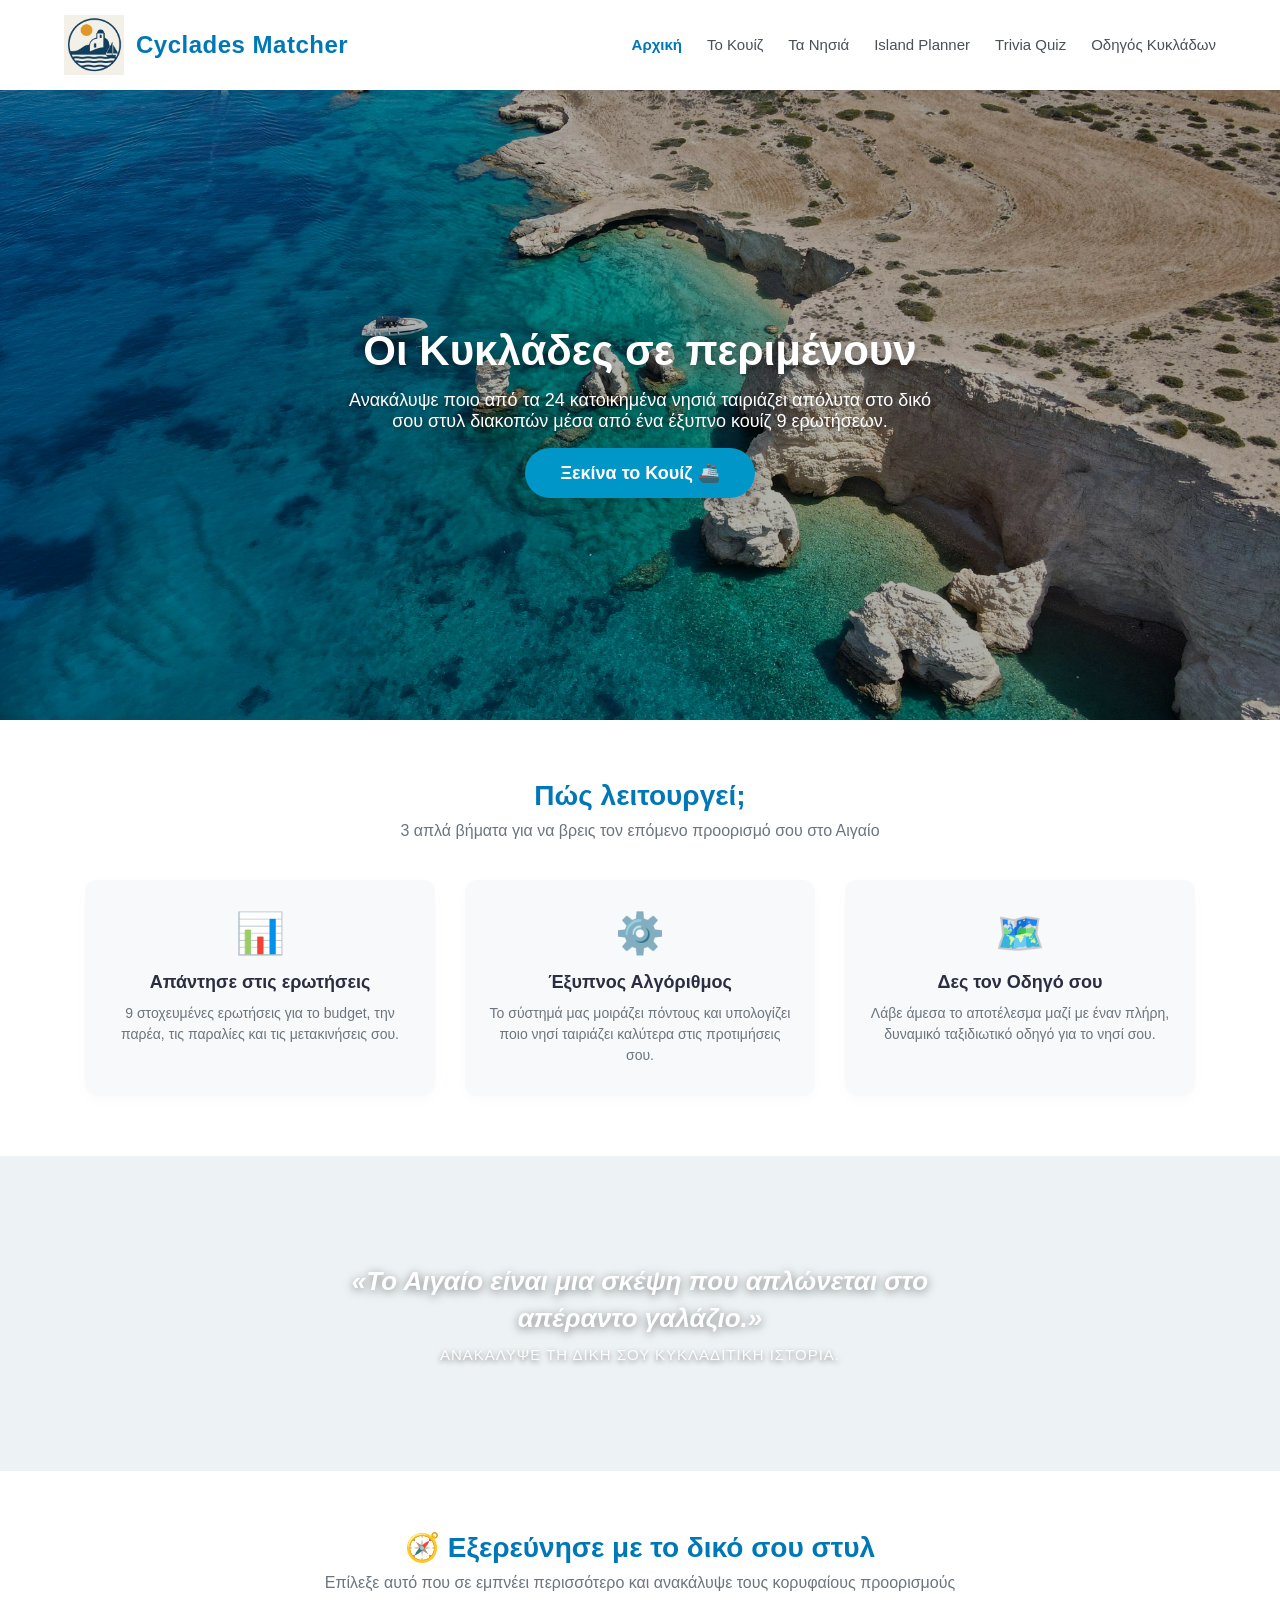
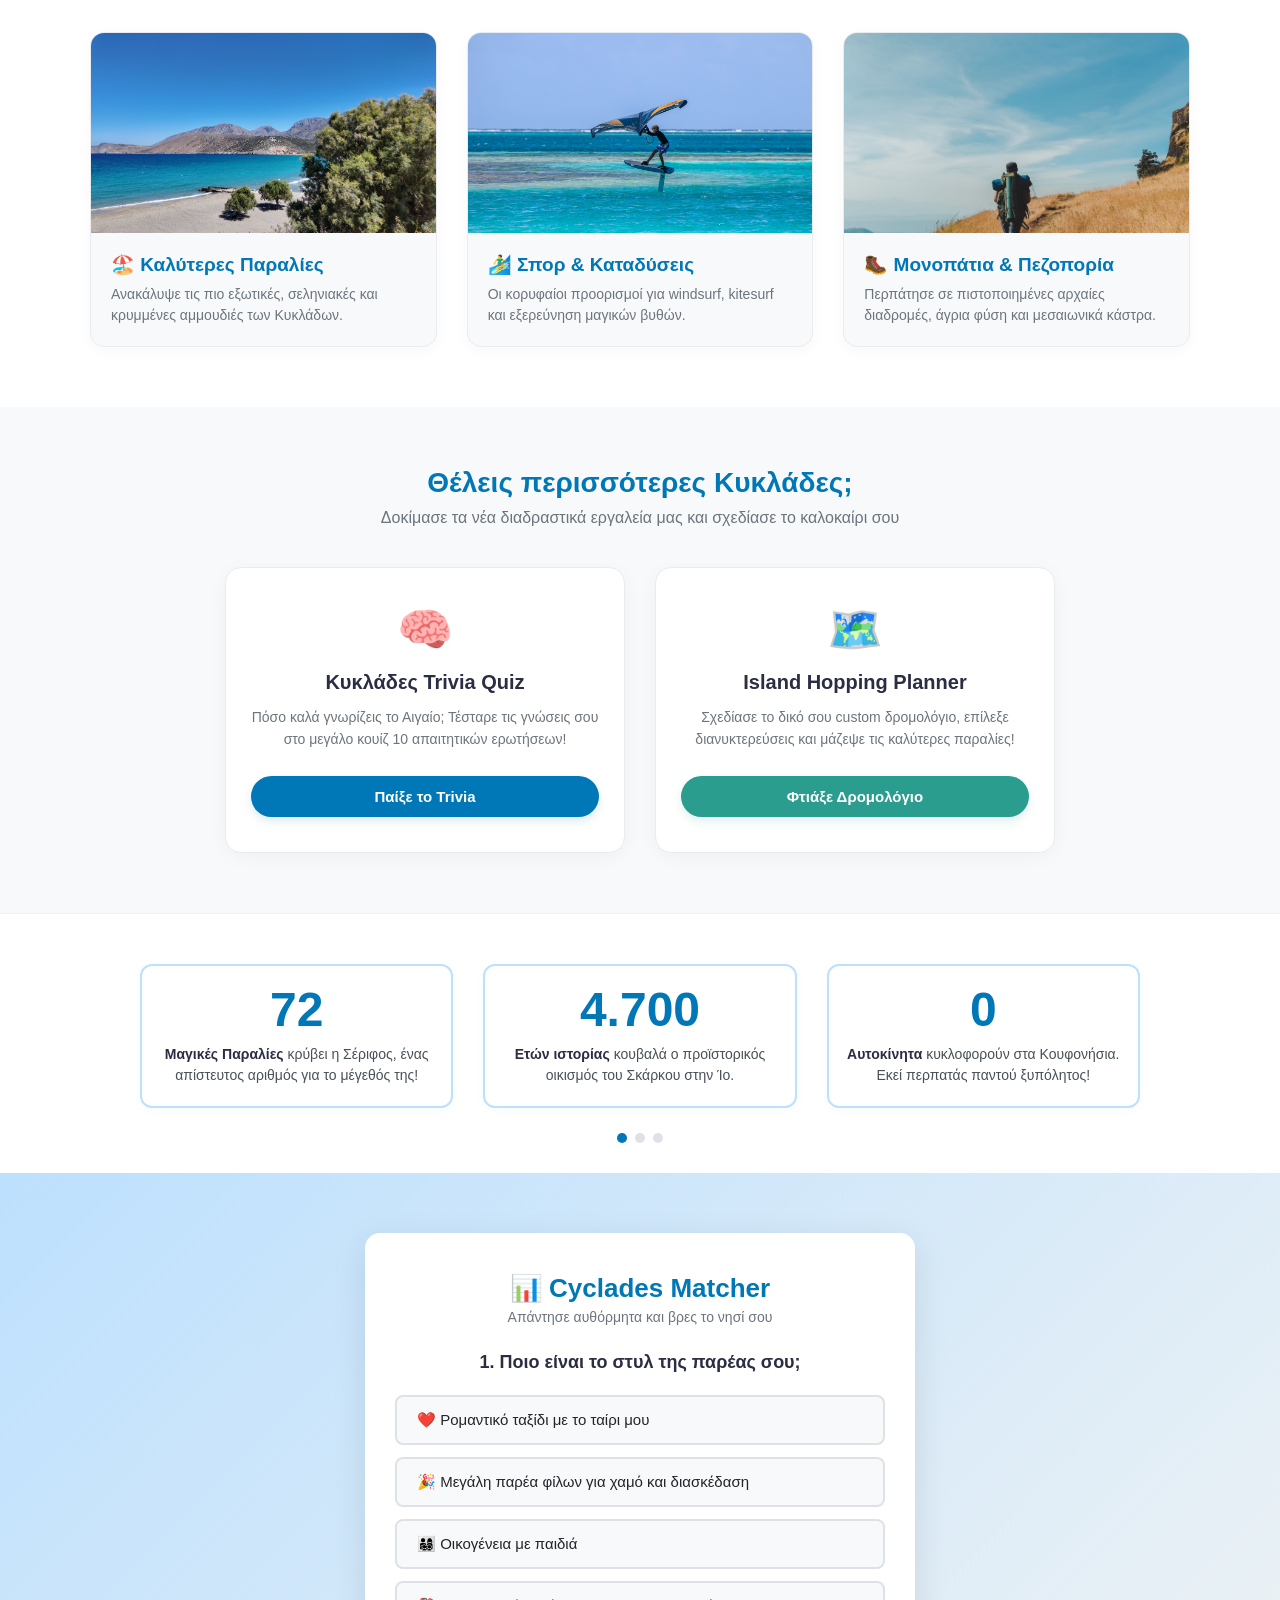
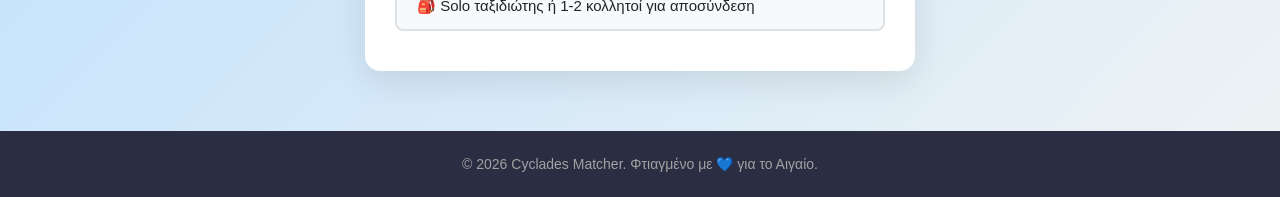
<file: index.html>
<!DOCTYPE html>
<html lang="el">
<head>
    <head>
    <meta charset="UTF-8">
    <meta name="viewport" content="width=device-width, initial-scale=1.0">
    <title>Cyclades Matcher - Βρες το Ιδανικό Νησί για τις Διακοπές σου</title>
    <link rel="icon" type="image/png" href="images/logo.png">

    <!-- Βασικά SEO Meta Tags για τη Google -->
    <meta name="description" content="Κάνε το έξυπνο κουίζ 9 ερωτήσεων και ανακάλυψε ποιο νησί των Κυκλάδων ταιριάζει απόλυτα στο στυλ των διακοπών σου!">
    <meta name="keywords" content="Κυκλάδες, κουίζ νησιών, διακοπές, Μήλος, Πάρος, Σαντορίνη, ταξιδιωτικός οδηγός">
    
    <!-- Open Graph Meta Tags για Viber, Facebook, Messenger -->
    <meta property="og:title" content="Cyclades Matcher - Βρες το Ιδανικό Νησί για τις Διακοπές σου">
    <meta property="og:description" content="Απάντησε αυθόρμητα σε 9 ερωτήσεις και βρες τον επόμενο προορισμό σου στο Αιγαίο. Δες πλήρεις οδηγούς για 23 νησιά!">
    <meta property="og:image" content="images/hero-bg.jpg">
    <meta property="og:type" content="website">

    <link rel="stylesheet" href="style.css">
    <script src="layout.js"></script>

</head>

</head>
<body>

    <!-- 1. Κεντρικό Μενού (Navbar) 
    <nav class="navbar">
        <a href="index.html" class="logo">🏝️ Cyclades Matcher</a>
        <ul class="navbar-menu">
            <li><a href="index.html" class="active">Αρχική</a></li>
            <li><a href="#quiz-anchor">Το Κουίζ</a></li>
            <li><a href="islands.html">Τα Νησιά</a></li>
        </ul>
    </nav>
    -->

    <!-- 2. Hero Section (Μεγάλη Εικόνα Παραλίας και Τίτλος) -->
    <header class="hero">
        <div class="hero-content">
            <h2>Οι Κυκλάδες σε περιμένουν</h2>
            <p>Ανακάλυψε ποιο από τα 24 κατοικημένα νησιά ταιριάζει απόλυτα στο δικό σου στυλ διακοπών μέσα από ένα έξυπνο κουίζ 9 ερωτήσεων.</p>
            <a href="#quiz-anchor" class="hero-btn">Ξεκίνα το Κουίζ 🚢</a>
        </div>
    </header>

    <!-- 3. Section: Πώς Λειτουργεί (Features) -->
    <section class="how-it-works">
        <div class="section-title">
            <h3>Πώς λειτουργεί;</h3>
            <p>3 απλά βήματα για να βρεις τον επόμενο προορισμό σου στο Αιγαίο</p>
        </div>
        <div class="features-grid">
            <div class="feature-card">
                <div class="icon">📊</div>
                <h4>Απάντησε στις ερωτήσεις</h4>
                <p>9 στοχευμένες ερωτήσεις για το budget, την παρέα, τις παραλίες και τις μετακινήσεις σου.</p>
            </div>
            <div class="feature-card">
                <div class="icon">⚙️</div>
                <h4>Έξυπνος Αλγόριθμος</h4>
                <p>Το σύστημά μας μοιράζει πόντους και υπολογίζει ποιο νησί ταιριάζει καλύτερα στις προτιμήσεις σου.</p>
            </div>
            <div class="feature-card">
                <div class="icon">🗺️</div>
                <h4>Δες τον Οδηγό σου</h4>
                <p>Λάβε άμεσα το αποτέλεσμα μαζί με έναν πλήρη, δυναμικό ταξιδιωτικό οδηγό για το νησί σου.</p>
            </div>
        </div>
    </section>

    <!-- 4. 🌊 ΝΕΟ BANNER: ΔΙΑΛΕΙΜΜΑ ΜΟΝΟΤΟΝΙΑΣ (TRAVEL QUOTE) -->
    <div class="travel-break-banner">
        <div class="banner-overlay-text">
            <p class="quote-text">«Το Αιγαίο είναι μια σκέψη που απλώνεται στο απέραντο γαλάζιο.»</p>
            <span class="quote-sub">Ανακάλυψε τη δική σου κυκλαδίτικη ιστορία.</span>
        </div>
    </div>
    
        <!-- 📸 🗺️ ΝΕΟ SECTION: ΚΑΤΗΓΟΡΙΕΣ ΕΝΔΙΑΦΕΡΟΝΤΩΝ ΜΕ ΦΩΤΟΓΡΑΦΙΕΣ -->
    <section class="categories-section">
        <div class="section-title">
            <h3>🧭 Εξερεύνησε με το δικό σου στυλ</h3>
            <p>Επίλεξε αυτό που σε εμπνέει περισσότερο και ανακάλυψε τους κορυφαίους προορισμούς</p>
        </div>
        
        <div class="categories-grid">
            <!-- Κάρτα 1: Καλύτερες Παραλίες -->
            <a href="beaches.html" class="category-card">
                <div class="category-img-wrapper">
                    <img src="images/cat-beaches.jpg" alt="Καλύτερες Παραλίες Κυκλάδων" class="category-img">
                </div>
                <div class="category-info">
                    <h4>🏖️ Καλύτερες Παραλίες</h4>
                    <p>Ανακάλυψε τις πιο εξωτικές, σεληνιακές και κρυμμένες αμμουδιές των Κυκλάδων.</p>
                </div>
            </a>

            <!-- Κάρτα 2: Θαλάσσια Σπορ & Καταδύσεις -->
            <a href="sports.html" class="category-card">
                <div class="category-img-wrapper">
                    <img src="images/cat-sports.jpg" alt="Θαλάσσια Σπορ Κυκλάδες" class="category-img">
                </div>
                <div class="category-info">
                    <h4>🏄‍♂️ Σπορ & Καταδύσεις</h4>
                    <p>Οι κορυφαίοι προορισμοί για windsurf, kitesurf και εξερεύνηση μαγικών βυθών.</p>
                </div>
            </a>

            <!-- Κάρτα 3: Πεζοπορίες -->
            <a href="hiking.html" class="category-card">
                <div class="category-img-wrapper">
                    <img src="images/cat-hiking.jpg" alt="Πεζοπορία στις Κυκλάδες" class="category-img">
                </div>
                <div class="category-info">
                    <h4>🥾 Μονοπάτια & Πεζοπορία</h4>
                    <p>Περπάτησε σε πιστοποιημένες αρχαίες διαδρομές, άγρια φύση και μεσαιωνικά κάστρα.</p>
                </div>
            </a>
        </div>
    </section>


    <!-- 🧠 🗺️ ΝΕΟ SECTION: ΕΞΕΡΕΥΝΗΣΗ ΔΙΑΔΡΑΣΤΙΚΩΝ ΕΡΓΑΛΕΙΩΝ -->
    <section class="explore-tools-section">
        <div class="section-title">
            <h3>Θέλεις περισσότερες Κυκλάδες;</h3>
            <p>Δοκίμασε τα νέα διαδραστικά εργαλεία μας και σχεδίασε το καλοκαίρι σου</p>
        </div>
        <div class="tools-grid">
            <!-- Κάρτα 1: Trivia Quiz -->
            <div class="tool-card">
                <div class="tool-icon">🧠</div>
                <h4>Κυκλάδες Trivia Quiz</h4>
                <p>Πόσο καλά γνωρίζεις το Αιγαίο; Τέσταρε τις γνώσεις σου στο μεγάλο κουίζ 10 απαιτητικών ερωτήσεων!</p>
                <a href="trivia.html" class="tool-btn">Παίξε το Trivia</a>
            </div>
            <!-- Κάρτα 2: Island Planner -->
            <div class="tool-card">
                <div class="tool-icon">🗺️</div>
                <h4>Island Hopping Planner</h4>
                <p>Σχεδίασε το δικό σου custom δρομολόγιο, επίλεξε διανυκτερεύσεις και μάζεψε τις καλύτερες παραλίες!</p>
                <a href="planner.html" class="tool-btn planner-color">Φτιάξε Δρομολόγιο</a>
            </div>
        </div>
    </section>

            <!-- 📊 🏝️ ΑΥΤΟΜΑΤΟ SLIDER: 9 FAST FACTS (3 ΑΝΑ ΣΕΛΙΔΑ) -->
    <section class="fast-facts-section">
        <div class="facts-carousel-container">
            
            <!-- ΣΕΛΙΔΑ 1 (Εμφανίζεται πρώτη) -->
            <div class="facts-page active" id="fact-page-1">
                <div class="fact-item">
                    <span class="fact-number">72</span>
                    <p class="fact-desc"><strong>Μαγικές Παραλίες</strong> κρύβει η Σέριφος, ένας απίστευτος αριθμός για το μέγεθός της!</p>
                </div>
                <div class="fact-item">
                    <span class="fact-number">4.700</span>
                    <p class="fact-desc"><strong>Ετών ιστορίας</strong> κουβαλά ο προϊστορικός οικισμός του Σκάρκου στην Ίο.</p>
                </div>
                <div class="fact-item">
                    <span class="fact-number">0</span>
                    <p class="fact-desc"><strong>Αυτοκίνητα</strong> κυκλοφορούν στα Κουφονήσια. Εκεί περπατάς παντού ξυπόλητος!</p>
                </div>
            </div>

            <!-- ΣΕΛΙΔΑ 2 -->
            <div class="facts-page hide" id="fact-page-2">
                <div class="fact-item">
                    <span class="fact-number">300</span>
                    <p class="fact-desc"><strong>Χιλιόμετρα</strong> φτάνουν τα καταπράσινα, πιστοποιημένα μονοπάτια της Άνδρου.</p>
                </div>
                <div class="fact-item">
                    <span class="fact-number">11ος</span>
                    <p class="fact-desc"><strong>Αιώνας</strong> είναι η ηλικία της Μονής Χοζοβιώτισσας που κρέμεται στα βράχια της Αμοργού.</p>
                </div>
                <div class="fact-item">
                    <span class="fact-number">1</span>
                    <p class="fact-desc"><strong>Μοναδικός φάρος</strong> στον κόσμο χτισμένος πάνω σε βράχο στη θάλασσα: ο Τουρλίτης στην Άνδρο.</p>
                </div>
            </div>

            <!-- ΣΕΛΙΔΑ 3 -->
            <div class="facts-page hide" id="fact-page-3">
                <div class="fact-item">
                    <span class="fact-number">40</span>
                    <p class="fact-desc"><strong>Μέτρα ορατότητας</strong> έχει ο βυθός της Αμοργού, ιδανικός για Scuba Diving.</p>
                </div>
                <div class="fact-item">
                    <span class="fact-number">1</span>
                    <p class="fact-desc"><strong>Τεράστιο πέτρινο μανιτάρι</strong> φτιαγμένο από τον άνεμο, το «Σκιάδι», σε περιμένει στην Κίμωλο.</p>
                </div>
                <div class="fact-item">
                    <span class="fact-number">10</span>
                    <p class="fact-desc"><strong>Λεπτά μόνο</strong> χρειάζεται το καραβάκι από την Πάρο για να σε περάσει στην boho Αντίπαρο.</p>
                </div>
            </div>

        </div>

        <!-- Μικρές τελείες πλοήγησης στο κάτω μέρος -->
        <div class="carousel-dots">
            <span class="dot active-dot" id="dot-1"></span>
            <span class="dot" id="dot-2"></span>
            <span class="dot" id="dot-3"></span>
        </div>
    </section>
    
    <div id="quiz-anchor"></div>




    <!-- Άγκυρα για το Scroll (Smooth Scroll Anchor) -->
    <div id="quiz-anchor"></div>

    <!-- 4. Section: Το Κουίζ -->
    <section class="quiz-section-wrapper">
        <div class="quiz-container">
            <h1>📊 Cyclades Matcher</h1>
            <div class="subtitle">Απάντησε αυθόρμητα και βρες το νησί σου</div>
            
            <!-- Ενότητα Ερωτήσεων -->
            <div id="quiz-section">
                <div id="question-text" class="question">Φορτώνει την ερώτηση...</div>
                <div id="answers-block" class="btn-container"></div>
            </div>

            <!-- Ενότητα Αποτελέσματος -->
            <div id="result-section" class="hide">
                <div class="result-title">Το ιδανικό νησί των Κυκλάδων για σένα είναι η:</div>
                <div id="result-text" class="result"></div>
                <p style="color: #6c757d; margin-top: 25px; font-size: 15px;">Κάνε κλικ στο όνομα του νησιού για να δεις τον οδηγό του! 🚢</p>
                <button onclick="restartQuiz()" style="margin: 20px auto 0 auto; background-color: #0077b6; color: white; text-align: center; display: block; width: 200px;">Ξανακάνε το Κουίζ</button>
            </div>
        </div>
    </section>

    <!-- 5. Footer (Κάτω Μέρος) -->
    <footer class="footer">
        <p>&copy; 2026 Cyclades Matcher. Φτιαγμένο με 💙 για το Αιγαίο.</p>
    </footer>

    <!-- Σύνδεση με το εξωτερικό αρχείο JavaScript -->
    <script src="script.js"></script>
</body>
</html>
</file>
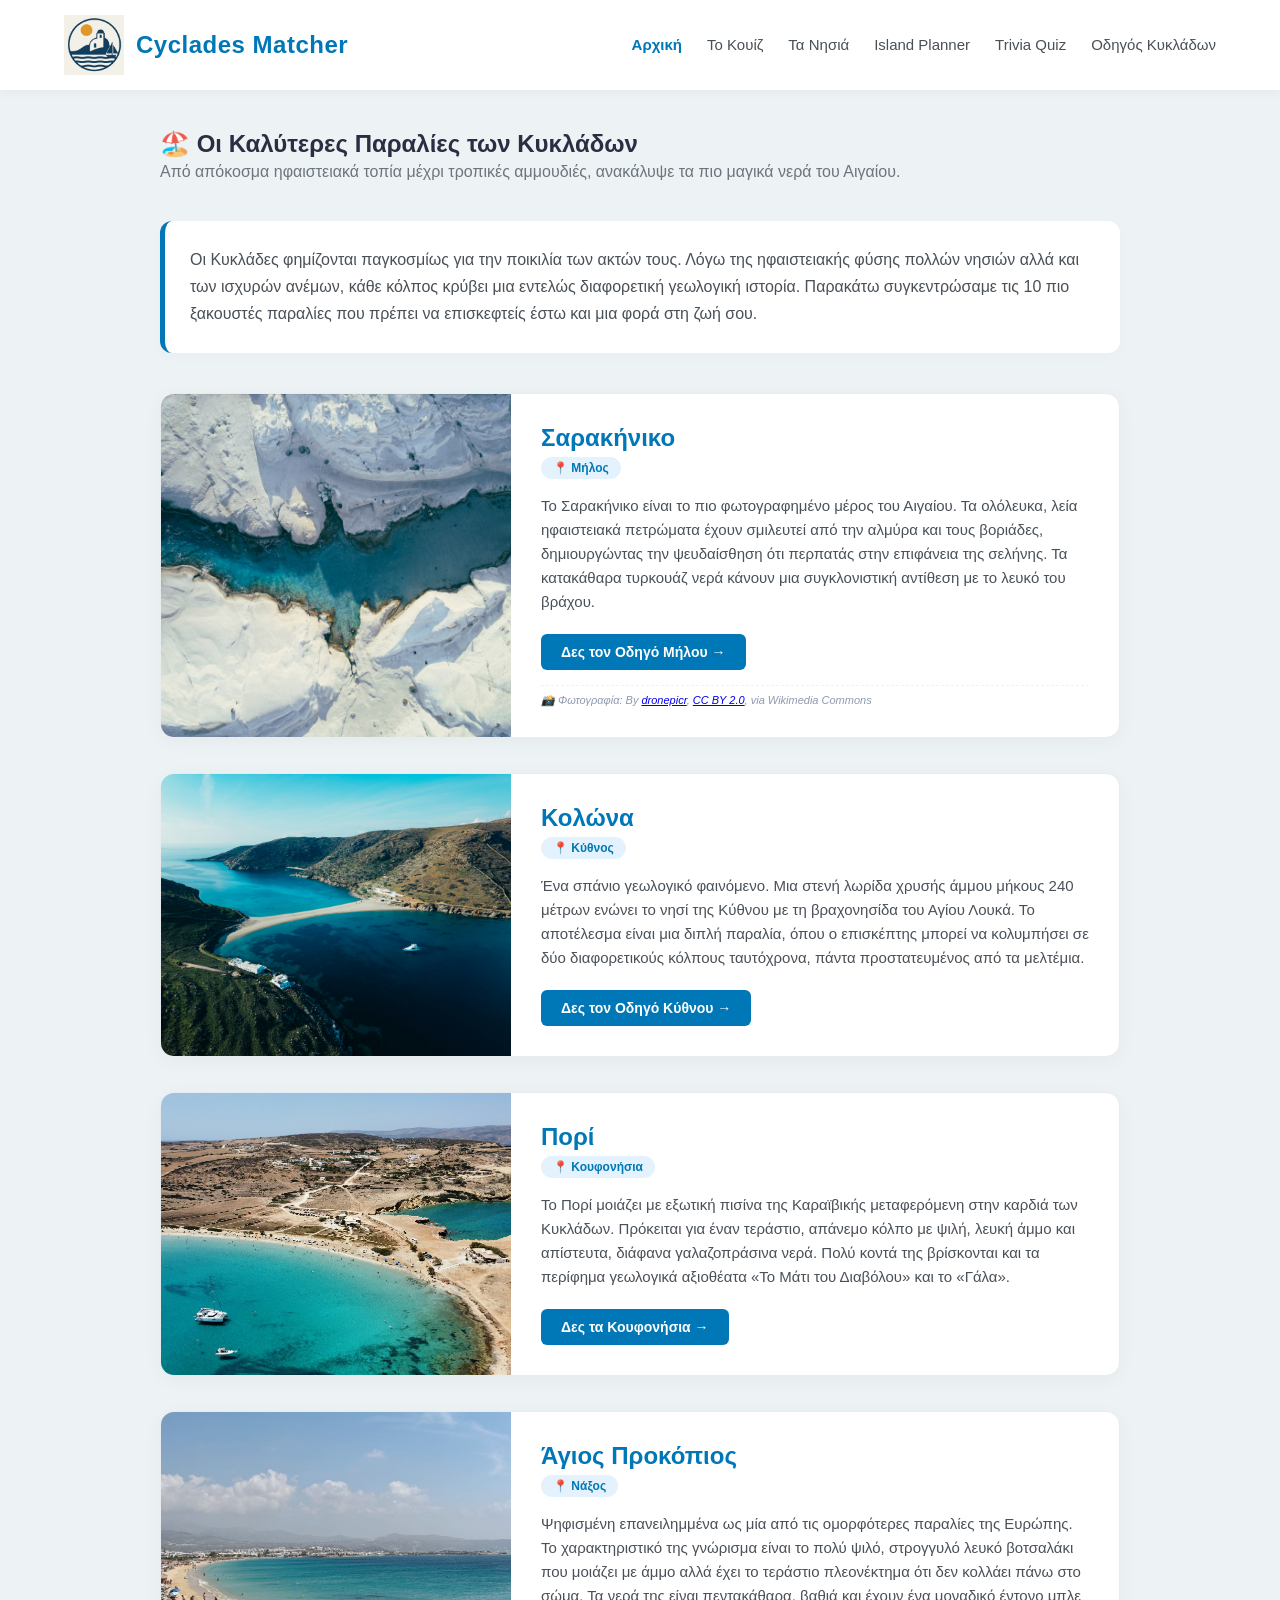
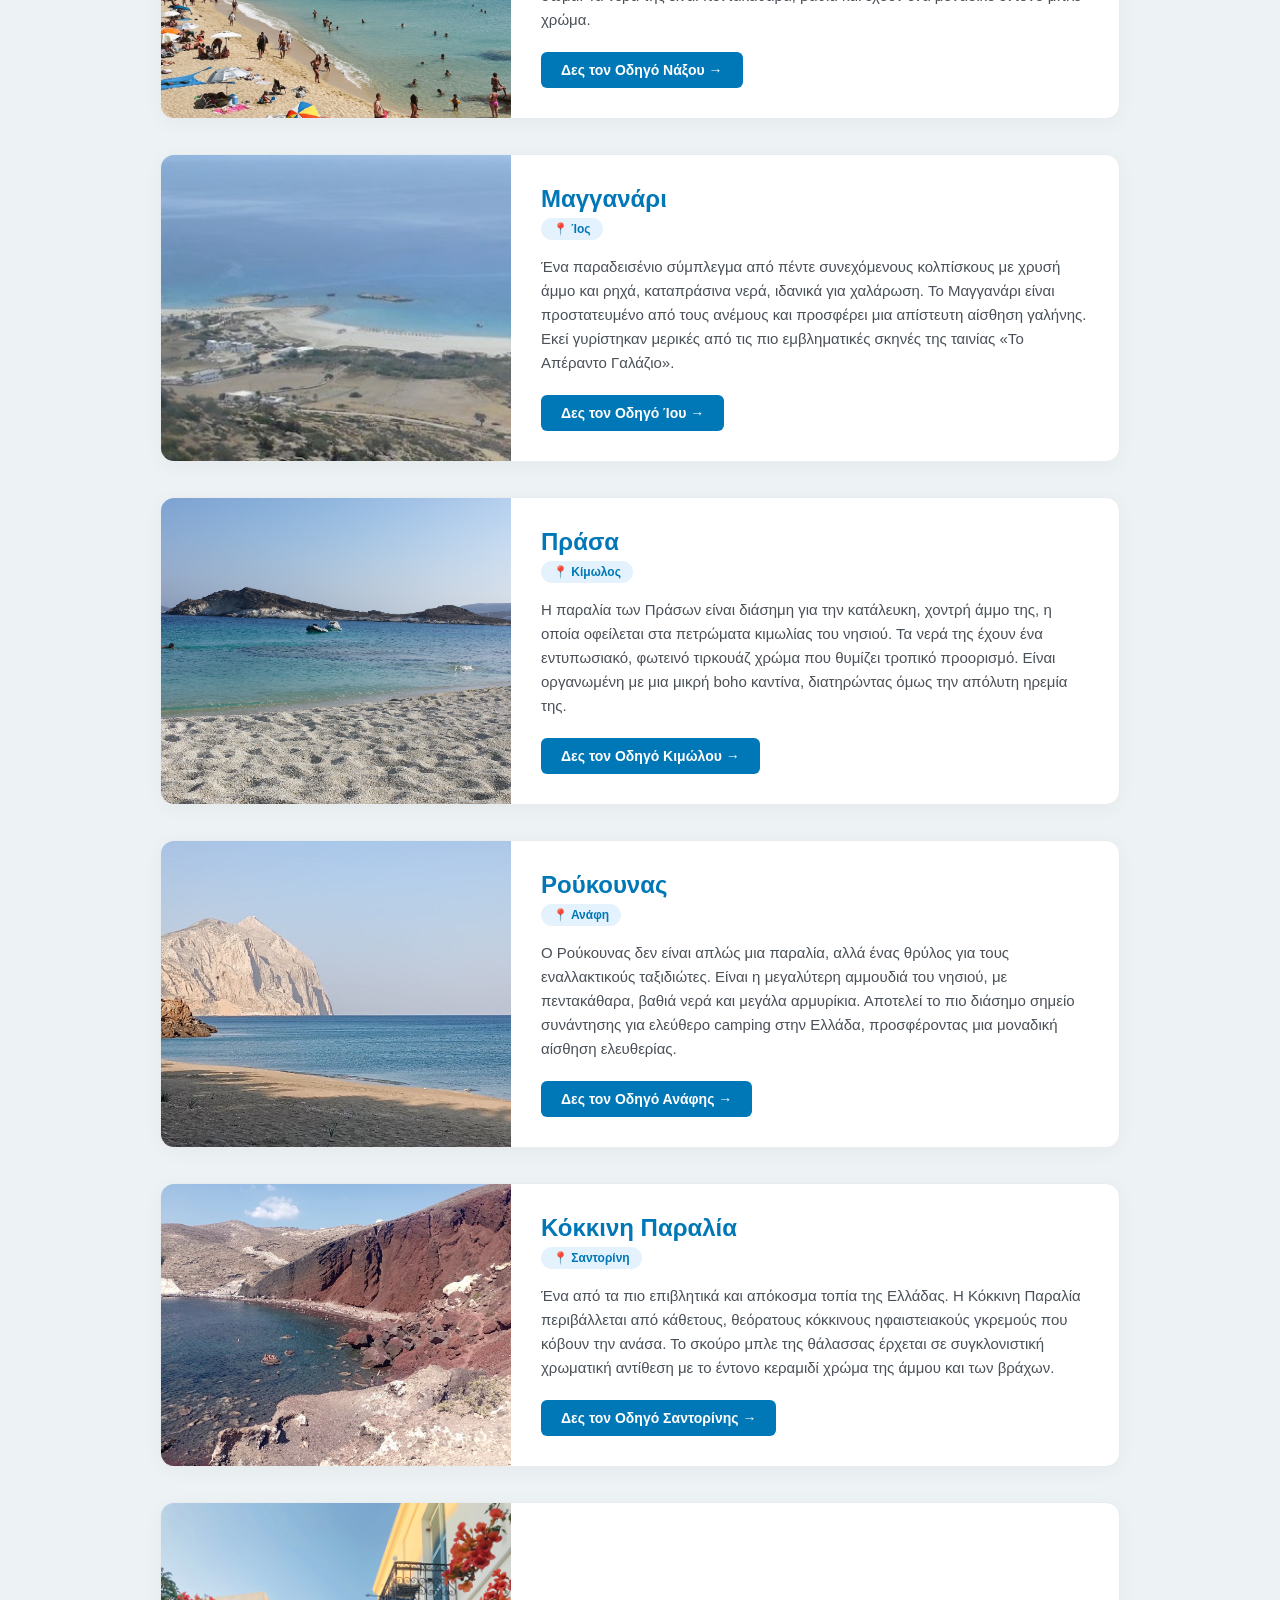
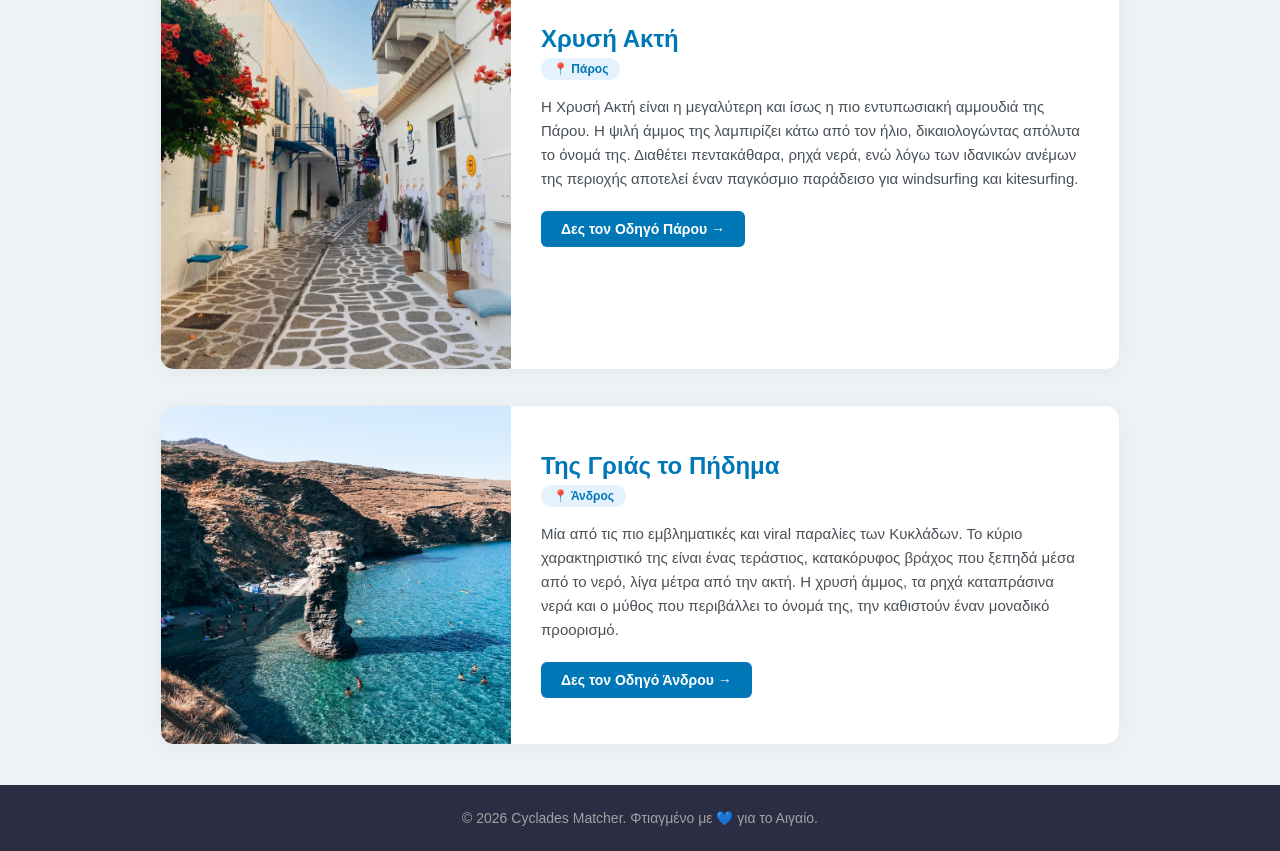
<file: beaches.html>
<!DOCTYPE html>
<html lang="el">
<head>
    <meta charset="UTF-8">
    <meta name="viewport" content="width=device-width, initial-scale=1.0">
    <title>Οι Κορυφαίες Παραλίες των Κυκλάδων | Cyclades Matcher</title>
    
    <!-- SEO & Favicon -->
    <meta name="description" content="Ανακάλυψε τις πιο διάσημες, εξωτικές και σεληνιακές παραλίες στις Κυκλάδες. Ο απόλυτος οδηγός για τα καλύτερα νερά του Αιγαίου.">
    <link rel="icon" type="image/png" href="images/favicon.png">
    <link rel="stylesheet" href="style.css">
    
    <script src="layout.js"></script>
    
    <style>
        .beaches-page-container {
            max-width: 1000px;
            margin: 40px auto;
            padding: 0 20px;
        }
        
        .intro-text {
            font-size: 16px;
            line-height: 1.7;
            color: #495057;
            margin-bottom: 40px;
            background: white;
            padding: 25px;
            border-radius: 12px;
            box-shadow: 0 4px 15px rgba(0,0,0,0.02);
            border-left: 5px solid #0077b6;
        }

        /* Λίστα Παραλιών */
        .beach-long-card {
            background: white;
            border-radius: 14px;
            overflow: hidden;
            box-shadow: 0 4px 20px rgba(0,0,0,0.04);
            margin-bottom: 35px;
            display: flex;
            border: 1px solid #e9ecef;
        }

        .beach-long-img {
            flex: 1;
            min-width: 350px;
            max-width: 350px;
            object-fit: cover;
        }

        .beach-long-content {
            flex: 2;
            padding: 30px;
            display: flex;
            flex-direction: column;
            justify-content: center;
        }

        .beach-long-content h3 {
            color: #0077b6;
            font-size: 24px;
            margin-bottom: 5px;
        }

        .beach-tag {
            display: inline-block;
            background-color: #e3f2fd;
            color: #0077b6;
            padding: 4px 12px;
            border-radius: 20px;
            font-size: 12px;
            font-weight: 600;
            margin-bottom: 15px;
            align-self: flex-start;
        }

        .beach-long-content p {
            font-size: 15px;
            line-height: 1.6;
            color: #495057;
            margin-bottom: 20px;
        }

        .island-redirect-btn {
            align-self: flex-start;
            background-color: #0077b6;
            color: white;
            text-decoration: none;
            padding: 10px 20px;
            border-radius: 6px;
            font-size: 14px;
            font-weight: 600;
            transition: background 0.2s;
        }

        .island-redirect-btn:hover {
            background-color: #0096c7;
        }

        /* 📱 Responsive για κινητά */
        @media screen and (max-width: 768px) {
            .beach-long-card {
                flex-direction: column;
            }
            .beach-long-img {
                min-width: 100%;
                height: 220px;
            }
            .beach-long-content {
                padding: 20px;
            }
        }
    </style>
</head>
<body>

    <div style="max-width: 1000px; margin: 40px auto 0 auto; padding: 0 20px;">
        <div class="page-header" style="text-align: left;">
            <h2>🏖️ Οι Καλύτερες Παραλίες των Κυκλάδων</h2>
            <p style="color: #6c757d; margin-top: 5px;">Από απόκοσμα ηφαιστειακά τοπία μέχρι τροπικές αμμουδιές, ανακάλυψε τα πιο μαγικά νερά του Αιγαίου.</p>
        </div>
    </div>

    <div class="beaches-page-container">
        
        <div class="intro-text">
            Οι Κυκλάδες φημίζονται παγκοσμίως για την ποικιλία των ακτών τους. Λόγω της ηφαιστειακής φύσης πολλών νησιών αλλά και των ισχυρών ανέμων, κάθε κόλπος κρύβει μια εντελώς διαφορετική γεωλογική ιστορία. Παρακάτω συγκεντρώσαμε τις 10 πιο ξακουστές παραλίες που πρέπει να επισκεφτείς έστω και μια φορά στη ζωή σου.
        </div>

        <!-- Παραλία 1: Σαρακήνικο -->
        <div class="beach-long-card">    
            <img src="images/paralies/sarakiniko.jpg" alt="Σαρακήνικο Μήλος" class="beach-long-img" loading="lazy">         
            <div class="beach-long-content">
                <h3>Σαρακήνικο</h3>
                <span class="beach-tag">📍 Μήλος</span>                
                <p>Το Σαρακήνικο είναι το πιο φωτογραφημένο μέρος του Αιγαίου. Τα ολόλευκα, λεία ηφαιστειακά πετρώματα έχουν σμιλευτεί από την αλμύρα και τους βοριάδες, δημιουργώντας την ψευδαίσθηση ότι περπατάς στην επιφάνεια της σελήνης. Τα κατακάθαρα τυρκουάζ νερά κάνουν μια συγκλονιστική αντίθεση με το λευκό του βράχου.</p>
                <a href="island.html?name=milos" class="island-redirect-btn">Δες τον Οδηγό Μήλου →</a>
                <!-- 🔑 ΤΟ CREDIT ΣΤΟ ΤΕΡΜΑ ΚΑΤΩ ΜΕΡΟΣ (BOTTOM) ΤΗΣ ΚΑΡΤΑΣ -->
                <div style="margin-top: 15px; border-top: 1px dashed #edf2f4; padding-top: 8px;">
                    <span style="font-size: 11px; color: #8d99ae; font-style: italic; display: block;">
                        📸 Φωτογραφία: By <a href="https://commons.wikimedia.org/wiki/File:Aerial_view_of_Sarakiniko_Beach_on_Milos_Island,_Greece.jpg">dronepicr</a>, <a href="https://creativecommons.org/licenses/by/2.0">CC BY 2.0</a>, via Wikimedia Commons
                    </span>
                </div>
            </div>   
        </div>

        <!-- Παραλία 2: Κολώνα -->
        <div class="beach-long-card">
            <img src="images/paralies/kolona.jpg" alt="Κολώνα Κύθνος" class="beach-long-img" loading="lazy">
            <div class="beach-long-content">
                <h3>Κολώνα</h3>
                <span class="beach-tag">📍 Κύθνος</span>
                <p>Ένα σπάνιο γεωλογικό φαινόμενο. Μια στενή λωρίδα χρυσής άμμου μήκους 240 μέτρων ενώνει το νησί της Κύθνου με τη βραχονησίδα του Αγίου Λουκά. Το αποτέλεσμα είναι μια διπλή παραλία, όπου ο επισκέπτης μπορεί να κολυμπήσει σε δύο διαφορετικούς κόλπους ταυτόχρονα, πάντα προστατευμένος από τα μελτέμια.</p>
                <a href="island.html?name=kythnos" class="island-redirect-btn">Δες τον Οδηγό Κύθνου →</a>
            </div>
        </div>

        <!-- Παραλία 3: Πορί -->
        <div class="beach-long-card">
            <img src="images/paralies/pori.jpg" alt="Πορί Κουφονήσια" class="beach-long-img" loading="lazy">
            <div class="beach-long-content">
                <h3>Πορί</h3>
                <span class="beach-tag">📍 Κουφονήσια</span>
                <p>Το Πορί μοιάζει με εξωτική πισίνα της Καραϊβικής μεταφερόμενη στην καρδιά των Κυκλάδων. Πρόκειται για έναν τεράστιο, απάνεμο κόλπο με ψιλή, λευκή άμμο και απίστευτα, διάφανα γαλαζοπράσινα νερά. Πολύ κοντά της βρίσκονται και τα περίφημα γεωλογικά αξιοθέατα «Το Μάτι του Διαβόλου» και το «Γάλα».</p>
                <a href="island.html?name=koufonisia" class="island-redirect-btn">Δες τα Κουφονήσια →</a>
            </div>
        </div>

        <!-- Παραλία 4: Άγιος Προκόπιος -->
        <div class="beach-long-card">
            <img src="images/paralies/agiosprokopios.jpg" alt="Άγιος Προκόπιος Νάξος" class="beach-long-img" loading="lazy">
            <div class="beach-long-content">
                <h3>Άγιος Προκόπιος</h3>
                <span class="beach-tag">📍 Νάξος</span>
                <p>Ψηφισμένη επανειλημμένα ως μία από τις ομορφότερες παραλίες της Ευρώπης. Το χαρακτηριστικό της γνώρισμα είναι το πολύ ψιλό, στρογγυλό λευκό βοτσαλάκι που μοιάζει με άμμο αλλά έχει το τεράστιο πλεονέκτημα ότι δεν κολλάει πάνω στο σώμα. Τα νερά της είναι πεντακάθαρα, βαθιά και έχουν ένα μοναδικό έντονο μπλε χρώμα.</p>
                <a href="island.html?name=naxos" class="island-redirect-btn">Δες τον Οδηγό Νάξου →</a>
            </div>
        </div>

        <!-- Παραλία 5: Μαγγανάρι -->
        <div class="beach-long-card">
            <img src="images/paralies/manganari.jpg" alt="Μαγγανάρι Ίος" class="beach-long-img" loading="lazy">
            <div class="beach-long-content">
                <h3>Μαγγανάρι</h3>
                <span class="beach-tag">📍 Ίος</span>
                <p>Ένα παραδεισένιο σύμπλεγμα από πέντε συνεχόμενους κολπίσκους με χρυσή άμμο και ρηχά, καταπράσινα νερά, ιδανικά για χαλάρωση. Το Μαγγανάρι είναι προστατευμένο από τους ανέμους και προσφέρει μια απίστευτη αίσθηση γαλήνης. Εκεί γυρίστηκαν μερικές από τις πιο εμβληματικές σκηνές της ταινίας «Το Απέραντο Γαλάζιο».</p>
                <a href="island.html?name=ios" class="island-redirect-btn">Δες τον Οδηγό Ίου →</a>
            </div>
        </div>

        <!-- Παραλία 6: Πράσα -->
        <div class="beach-long-card">
            <img src="images/paralies/prasa.jpg" alt="Πράσα Κίμωλος" class="beach-long-img" loading="lazy">
            <div class="beach-long-content">
                <h3>Πράσα</h3>
                <span class="beach-tag">📍 Κίμωλος</span>
                <p>Η παραλία των Πράσων είναι διάσημη για την κατάλευκη, χοντρή άμμο της, η οποία οφείλεται στα πετρώματα κιμωλίας του νησιού. Τα νερά της έχουν ένα εντυπωσιακό, φωτεινό τιρκουάζ χρώμα που θυμίζει τροπικό προορισμό. Είναι οργανωμένη με μια μικρή boho καντίνα, διατηρώντας όμως την απόλυτη ηρεμία της.</p>
                <a href="island.html?name=kimolos" class="island-redirect-btn">Δες τον Οδηγό Κιμώλου →</a>
            </div>
        </div>

        <!-- Παραλία 7: Ρούκουνας -->
        <div class="beach-long-card">
            <img src="images/paralies/roukounas.jpg" alt="Ρούκουνας Ανάφη" class="beach-long-img" loading="lazy">
            <div class="beach-long-content">
                <h3>Ρούκουνας</h3>
                <span class="beach-tag">📍 Ανάφη</span>
                <p>Ο Ρούκουνας δεν είναι απλώς μια παραλία, αλλά ένας θρύλος για τους εναλλακτικούς ταξιδιώτες. Είναι η μεγαλύτερη αμμουδιά του νησιού, με πεντακάθαρα, βαθιά νερά και μεγάλα αρμυρίκια. Αποτελεί το πιο διάσημο σημείο συνάντησης για ελεύθερο camping στην Ελλάδα, προσφέροντας μια μοναδική αίσθηση ελευθερίας.</p>
                <a href="island.html?name=anafi" class="island-redirect-btn">Δες τον Οδηγό Ανάφης →</a>
            </div>
        </div>

                <!-- Παραλία 5: Κόκκινη Παραλία -->
        <div class="beach-long-card">
            <img src="images/paralies/kokkiniparalia.jpg" alt="Κόκκινη Παραλία Σαντορίνη" class="beach-long-img" loading="lazy">
            <div class="beach-long-content">
                <h3>Κόκκινη Παραλία</h3>
                <span class="beach-tag">📍 Σαντορίνη</span>
                <p>Ένα από τα πιο επιβλητικά και απόκοσμα τοπία της Ελλάδας. Η Κόκκινη Παραλία περιβάλλεται από κάθετους, θεόρατους κόκκινους ηφαιστειακούς γκρεμούς που κόβουν την ανάσα. Το σκούρο μπλε της θάλασσας έρχεται σε συγκλονιστική χρωματική αντίθεση με το έντονο κεραμιδί χρώμα της άμμου και των βράχων.</p>
                <a href="island.html?name=santorini" class="island-redirect-btn">Δες τον Οδηγό Σαντορίνης →</a>
            </div>
        </div>

        <!-- Παραλία 6: Χρυσή Ακτή -->
        <div class="beach-long-card">
            <img src="images/paros.jpg" alt="Χρυσή Ακτή Πάρος" class="beach-long-img" loading="lazy">
            <div class="beach-long-content">
                <h3>Χρυσή Ακτή</h3>
                <span class="beach-tag">📍 Πάρος</span>
                <p>Η Χρυσή Ακτή είναι η μεγαλύτερη και ίσως η πιο εντυπωσιακή αμμουδιά της Πάρου. Η ψιλή άμμος της λαμπιρίζει κάτω από τον ήλιο, δικαιολογώντας απόλυτα το όνομά της. Διαθέτει πεντακάθαρα, ρηχά νερά, ενώ λόγω των ιδανικών ανέμων της περιοχής αποτελεί έναν παγκόσμιο παράδεισο για windsurfing και kitesurfing.</p>
                <a href="island.html?name=paros" class="island-redirect-btn">Δες τον Οδηγό Πάρου →</a>
            </div>
        </div>

        <!-- Παραλία 9: Της Γριάς το Πήδημα -->
        <div class="beach-long-card">
            <img src="images/paralies/griaspidima.jpg" alt="Της Γριάς το Πήδημα Άνδρος" class="beach-long-img" loading="lazy">
            <div class="beach-long-content">
                <h3>Της Γριάς το Πήδημα</h3>
                <span class="beach-tag">📍 Άνδρος</span>
                <p>Μία από τις πιο εμβληματικές και viral παραλίες των Κυκλάδων. Το κύριο χαρακτηριστικό της είναι ένας τεράστιος, κατακόρυφος βράχος που ξεπηδά μέσα από το νερό, λίγα μέτρα από την ακτή. Η χρυσή άμμος, τα ρηχά καταπράσινα νερά και ο μύθος που περιβάλλει το όνομά της, την καθιστούν έναν μοναδικό προορισμό.</p>
                <a href="island.html?name=andros" class="island-redirect-btn">Δες τον Οδηγό Άνδρου →</a>
            </div>
        </div>


    </div>

</body>
</html>
</file>
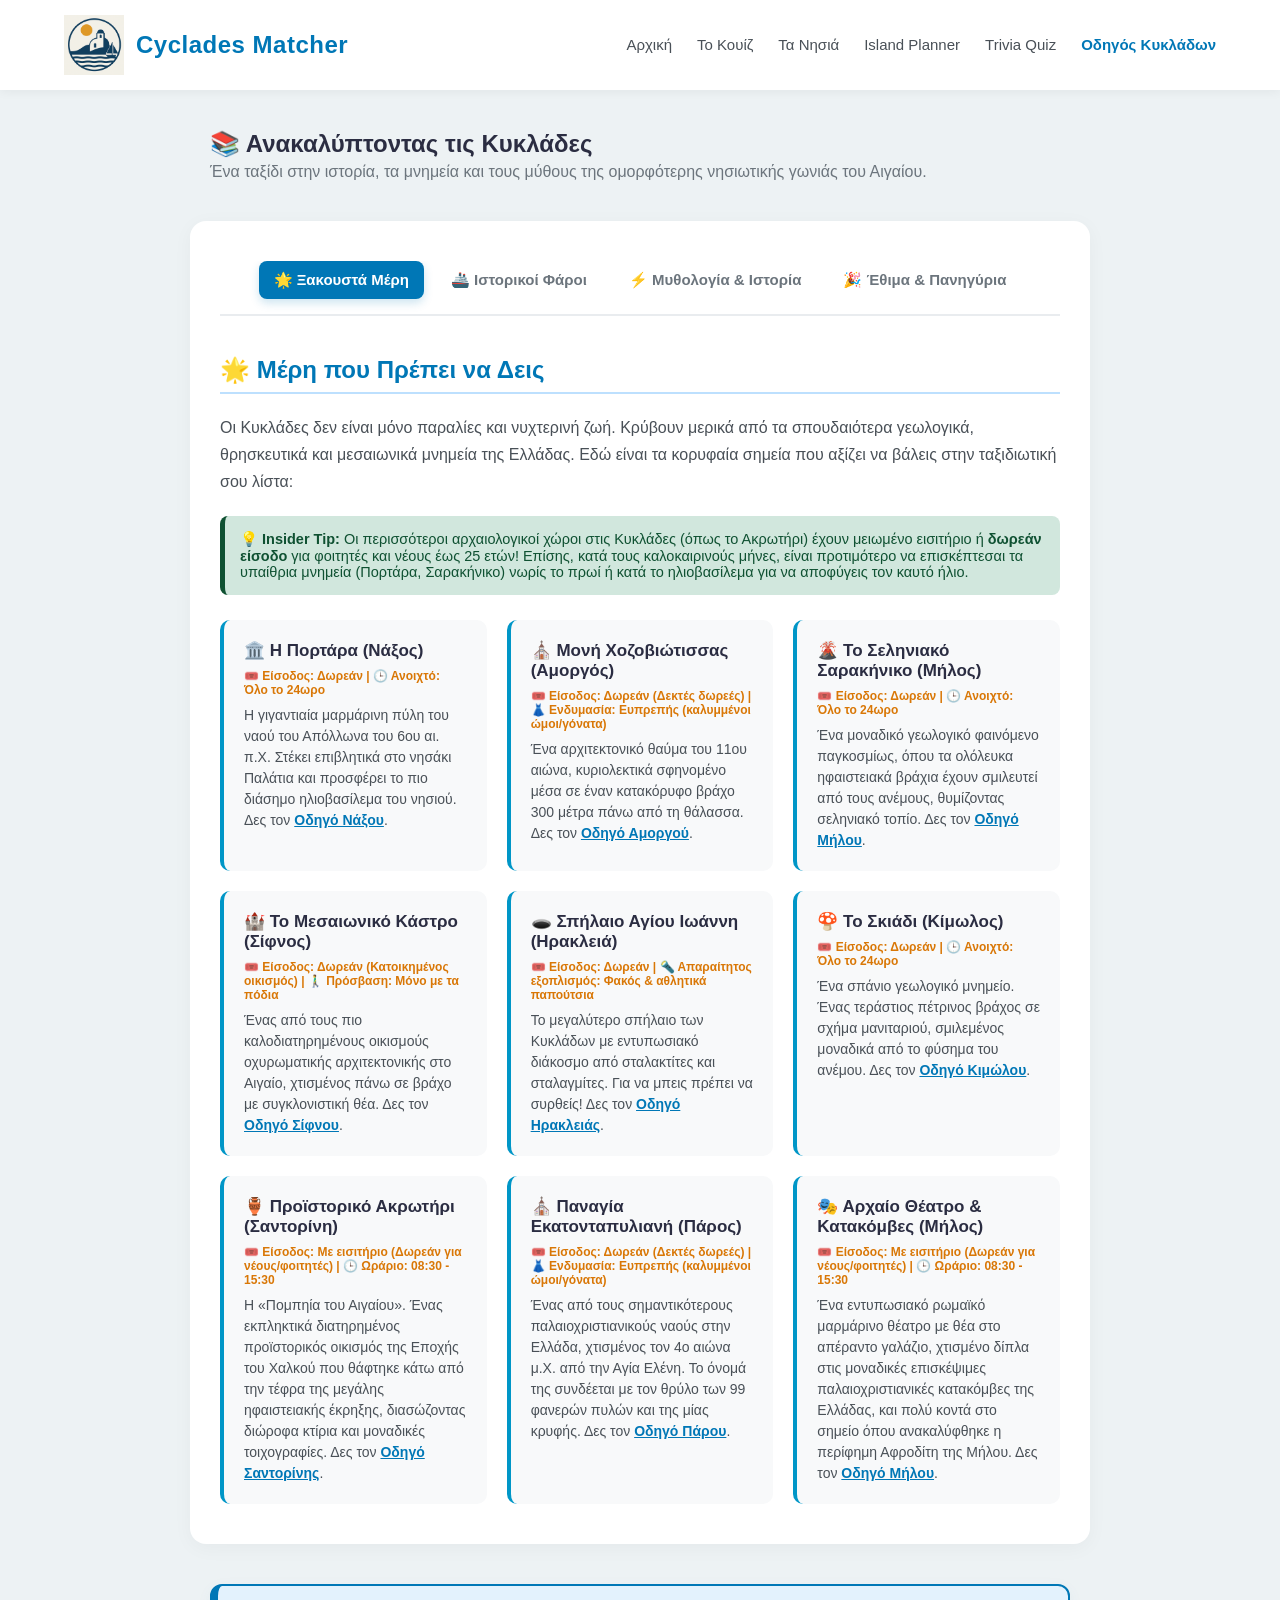
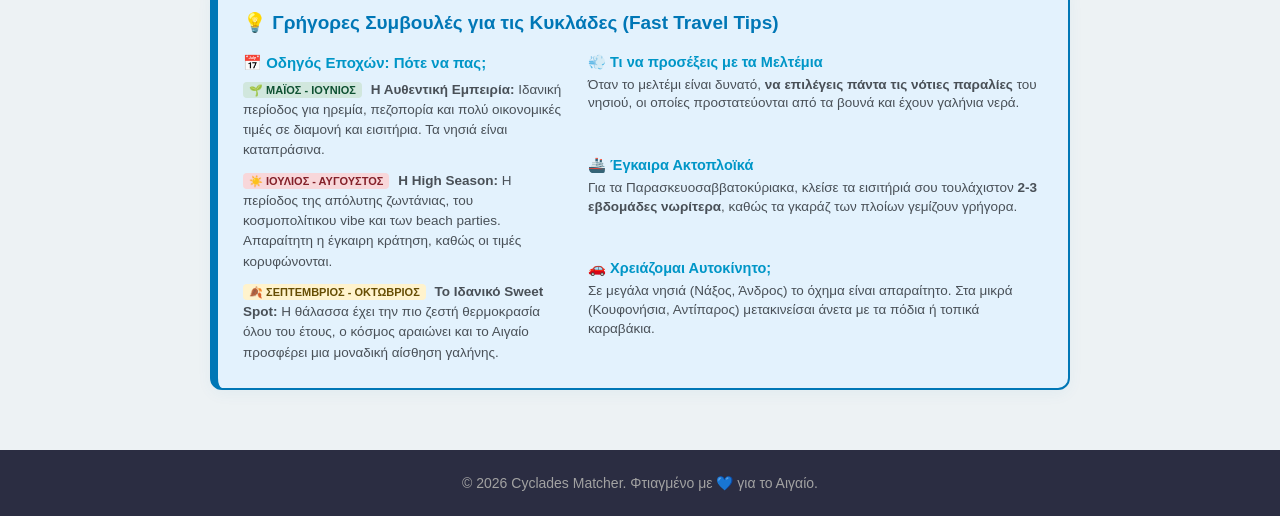
<file: info.html>
<!DOCTYPE html>
<html lang="el">
<head>
    <meta charset="UTF-8">
    <meta name="viewport" content="width=device-width, initial-scale=1.0">
    <title>Ο Απόλυτος Οδηγός των Κυκλάδων | Cyclades Matcher</title>
    
    <!-- SEO & Favicon -->
    <meta name="description" content="Μάθε τα πάντα για τις Κυκλάδες: Ξακουστά αξιοθέατα, ιστορικούς φάρους και τη μαγική σύνδεση των νησιών με την αρχαία ελληνική Μυθολογία.">
    <link rel="icon" type="image/png" href="./images/logo.png">
    <link rel="stylesheet" href="style.css">
    
    <script src="layout.js"></script>
    
    <style>
        .info-container { max-width: 900px; margin: 40px auto; background: white; padding: 40px 30px; border-radius: 16px; box-shadow: 0 4px 20px rgba(0,0,0,0.04); }
        
        /* 🎨 Στυλ για τα Tabs (Καρτέλες) */
                /* 🎨 Στυλ για τα Tabs (Καρτέλες) - Απόλυτη ευθυγράμμιση */
        .tabs-menu { 
            display: flex; 
            justify-content: center; 
            gap: 12px; 
            margin-bottom: 40px; 
            border-bottom: 2px solid #e9ecef; 
            padding-bottom: 15px; 
            flex-wrap: nowrap !important; /* 🔑 Απαγορεύει στο 4ο κουμπί να αλλάξει σειρά */
            overflow-x: auto; /* 📱 Επιτρέπει οριζόντιο σκρολ σε πολύ μικρά κινητά για να μην σπάει το UI */
            white-space: nowrap;
            -webkit-overflow-scrolling: touch;
        }
        
        .tab-btn { 
            background: none; 
            border: none; 
            color: #6c757d; 
            font-size: 15px; /* Ελαφρώς πιο μαζεμένο μέγεθος για να χωράνε άνετα */
            font-weight: 600; 
            padding: 10px 15px; 
            cursor: pointer; 
            transition: all 0.2s ease; 
            border-radius: 8px; 
            text-align: center;
            flex-shrink: 0; /* Εμποδίζει τα κουμπιά από το να συμπιεστούν άσχημα */
        }

       /* .tab-btn { background: none; border: none; color: #6c757d; font-size: 16px; font-weight: 600; padding: 10px 20px; cursor: pointer; transition: all 0.2s ease; border-radius: 8px; text-align: center; } */
        .tab-btn:hover { color: #0077b6; background-color: #f8f9fa; }
        .tab-btn.active { color: white; background-color: #0077b6; box-shadow: 0 4px 10px rgba(0, 119, 182, 0.2); }
        
        /* Στυλ Περιεχομένου */
        .info-section h3 { color: #0077b6; font-size: 24px; margin-bottom: 20px; border-bottom: 2px solid #bde0fe; padding-bottom: 8px; }
        .info-section p { font-size: 16px; line-height: 1.7; color: #495057; margin-bottom: 20px; }
        
        /* Κάρτες Αξιοθεάτων */
        .sub-grid { display: grid; grid-template-columns: repeat(auto-fill, minmax(250px, 1fr)); gap: 20px; margin-top: 20px; }
        .sub-card { background: #f8f9fa; padding: 20px; border-radius: 10px; border-left: 4px solid #0096c7; }
        .sub-card h4 { color: #2b2d42; font-size: 17px; margin-bottom: 8px; }
        .sub-card p { font-size: 14px; margin-bottom: 0; line-height: 1.5; }
        
        .internal-link { color: #0077b6; text-decoration: underline; font-weight: 600; }
        
        .hide { display: none !important; }
    </style>
</head>
<body>

    <div style="max-width: 900px; margin: 40px auto 0 auto; padding: 0 20px;">
        <div class="page-header" style="text-align: left;">
            <h2>📚 Ανακαλύπτοντας τις Κυκλάδες</h2>
            <p style="color: #6c757d; margin-top: 5px;">Ένα ταξίδι στην ιστορία, τα μνημεία και τους μύθους της ομορφότερης νησιωτικής γωνιάς του Αιγαίου.</p>
        </div>
    </div>

    <div class="info-container">
        <!-- 🗂️ Μενού Καρτελών -->
        <div class="tabs-menu">
            <button class="tab-btn active" onclick="switchTab('spots', this)">🌟 Ξακουστά Μέρη</button>
            <button class="tab-btn" onclick="switchTab('lighthouses', this)">🚢 Ιστορικοί Φάροι</button>
            <button class="tab-btn" onclick="switchTab('mythology', this)">⚡ Μυθολογία & Ιστορία</button>
            <button class="tab-btn" onclick="switchTab('traditions', this)">🎉 Έθιμα &amp; Πανηγύρια</button>
        </div>

        <!-- 🗺️ ΚΑΡΤΕΛΑ 1: ΞΑΚΟΥΣΤΑ ΜΕΡΗ -->
        <div id="tab-spots" class="info-section">
            <h3>🌟 Μέρη που Πρέπει να Δεις</h3>
            <p>Οι Κυκλάδες δεν είναι μόνο παραλίες και νυχτερινή ζωή. Κρύβουν μερικά από τα σπουδαιότερα γεωλογικά, θρησκευτικά και μεσαιωνικά μνημεία της Ελλάδας. Εδώ είναι τα κορυφαία σημεία που αξίζει να βάλεις στην ταξιδιωτική σου λίστα:</p>
                        <!-- 💡 ΤΟ ΝΕΟ INSIDER TIP ΓΙΑ ΤΑ ΑΞΙΟΘΕΑΤΑ -->
            <div style="background-color: #d1e7dd; border-left: 5px solid #0f5132; padding: 15px; border-radius: 8px; margin-bottom: 25px; font-size: 14.5px; color: #0f5132; text-align: left;">
                <strong>💡 Insider Tip:</strong> Οι περισσότεροι αρχαιολογικοί χώροι στις Κυκλάδες (όπως το Ακρωτήρι) έχουν μειωμένο εισιτήριο ή <strong>δωρεάν είσοδο</strong> για φοιτητές και νέους έως 25 ετών! Επίσης, κατά τους καλοκαιρινούς μήνες, είναι προτιμότερο να επισκέπτεσαι τα υπαίθρια μνημεία (Πορτάρα, Σαρακήνικο) νωρίς το πρωί ή κατά το ηλιοβασίλεμα για να αποφύγεις τον καυτό ήλιο.
            </div>

            <div class="sub-grid">
                <div class="sub-card">
                    <h4>🏛️ Η Πορτάρα (Νάξος)</h4>
                    <span style="display:inline-block; font-size:12px; color:#d97706; font-weight:600; margin-bottom:8px;">🎟️ Είσοδος: Δωρεάν | 🕒 Ανοιχτό: Όλο το 24ωρο</span>

                    <p>Η γιγαντιαία μαρμάρινη πύλη του ναού του Απόλλωνα του 6ου αι. π.Χ. Στέκει επιβλητικά στο νησάκι Παλάτια και προσφέρει το πιο διάσημο ηλιοβασίλεμα του νησιού. Δες τον <a href="island.html?name=naxos" class="internal-link">Οδηγό Νάξου</a>.</p>
                </div>
                <div class="sub-card">
                    <h4>⛪ Μονή Χοζοβιώτισσας (Αμοργός)</h4>
                    <span style="display:inline-block; font-size:12px; color:#d97706; font-weight:600; margin-bottom:8px;">🎟️ Είσοδος: Δωρεάν (Δεκτές δωρεές) | 👗 Ενδυμασία: Ευπρεπής (καλυμμένοι ώμοι/γόνατα)</span>

                    <p>Ένα αρχιτεκτονικό θαύμα του 11ου αιώνα, κυριολεκτικά σφηνομένο μέσα σε έναν κατακόρυφο βράχο 300 μέτρα πάνω από τη θάλασσα. Δες τον <a href="island.html?name=amorgos" class="internal-link">Οδηγό Αμοργού</a>.</p>
                </div>
                <div class="sub-card">
                    <h4>🌋 Το Σεληνιακό Σαρακήνικο (Μήλος)</h4>
                    <span style="display:inline-block; font-size:12px; color:#d97706; font-weight:600; margin-bottom:8px;">🎟️ Είσοδος: Δωρεάν | 🕒 Ανοιχτό: Όλο το 24ωρο</span>

                    <p>Ένα μοναδικό γεωλογικό φαινόμενο παγκοσμίως, όπου τα ολόλευκα ηφαιστειακά βράχια έχουν σμιλευτεί από τους ανέμους, θυμίζοντας σεληνιακό τοπίο. Δες τον <a href="island.html?name=milos" class="internal-link">Οδηγό Μήλου</a>.</p>
                </div>
                <div class="sub-card">
                    <h4>🏰 Το Μεσαιωνικό Κάστρο (Σίφνος)</h4>
                    <span style="display:inline-block; font-size:12px; color:#d97706; font-weight:600; margin-bottom:8px;">🎟️ Είσοδος: Δωρεάν (Κατοικημένος οικισμός) | 🚶‍♂️ Πρόσβαση: Μόνο με τα πόδια</span>

                    <p>Ένας από τους πιο καλοδιατηρημένους οικισμούς οχυρωματικής αρχιτεκτονικής στο Αιγαίο, χτισμένος πάνω σε βράχο με συγκλονιστική θέα. Δες τον <a href="island.html?name=sifnos" class="internal-link">Οδηγό Σίφνου</a>.</p>
                </div>
                <div class="sub-card">
                    <h4>🕳️ Σπήλαιο Αγίου Ιωάννη (Ηρακλειά)</h4>
                    <span style="display:inline-block; font-size:12px; color:#d97706; font-weight:600; margin-bottom:8px;">🎟️ Είσοδος: Δωρεάν | 🔦 Απαραίτητος εξοπλισμός: Φακός & αθλητικά παπούτσια</span>

                    <p>Το μεγαλύτερο σπήλαιο των Κυκλάδων με εντυπωσιακό διάκοσμο από σταλακτίτες και σταλαγμίτες. Για να μπεις πρέπει να συρθείς! Δες τον <a href="island.html?name=irakleia" class="internal-link">Οδηγό Ηρακλειάς</a>.</p>
                </div>
                <div class="sub-card">
                    <h4>🍄 Το Σκιάδι (Κίμωλος)</h4>
                    <span style="display:inline-block; font-size:12px; color:#d97706; font-weight:600; margin-bottom:8px;">🎟️ Είσοδος: Δωρεάν | 🕒 Ανοιχτό: Όλο το 24ωρο</span>

                    <p>Ένα σπάνιο γεωλογικό μνημείο. Ένας τεράστιος πέτρινος βράχος σε σχήμα μανιταριού, σμιλεμένος μοναδικά από το φύσημα του ανέμου. Δες τον <a href="island.html?name=kimolos" class="internal-link">Οδηγό Κιμώλου</a>.</p>
                </div>
                                <div class="sub-card">
                    <h4>🏺 Προϊστορικό Ακρωτήρι (Σαντορίνη)</h4>
                    <span style="display:inline-block; font-size:12px; color:#d97706; font-weight:600; margin-bottom:8px;">🎟️ Είσοδος: Με εισιτήριο (Δωρεάν για νέους/φοιτητές) | 🕒 Ωράριο: 08:30 - 15:30</span>

                    <p>Η «Πομπηία του Αιγαίου». Ένας εκπληκτικά διατηρημένος προϊστορικός οικισμός της Εποχής του Χαλκού που θάφτηκε κάτω από την τέφρα της μεγάλης ηφαιστειακής έκρηξης, διασώζοντας διώροφα κτίρια και μοναδικές τοιχογραφίες. Δες τον <a href="island.html?name=santorini" class="internal-link">Οδηγό Σαντορίνης</a>.</p>
                </div>
                <div class="sub-card">
                    <h4>⛪ Παναγία Εκατονταπυλιανή (Πάρος)</h4>
                    <span style="display:inline-block; font-size:12px; color:#d97706; font-weight:600; margin-bottom:8px;">🎟️ Είσοδος: Δωρεάν (Δεκτές δωρεές) | 👗 Ενδυμασία: Ευπρεπής (καλυμμένοι ώμοι/γόνατα)</span>

                    <p>Ένας από τους σημαντικότερους παλαιοχριστιανικούς ναούς στην Ελλάδα, χτισμένος τον 4ο αιώνα μ.Χ. από την Αγία Ελένη. Το όνομά της συνδέεται με τον θρύλο των 99 φανερών πυλών και της μίας κρυφής. Δες τον <a href="island.html?name=paros" class="internal-link">Οδηγό Πάρου</a>.</p>
                </div>
                <div class="sub-card">
                    <h4>🎭 Αρχαίο Θέατρο &amp; Κατακόμβες (Μήλος)</h4>
                    <span style="display:inline-block; font-size:12px; color:#d97706; font-weight:600; margin-bottom:8px;">🎟️ Είσοδος: Με εισιτήριο (Δωρεάν για νέους/φοιτητές) | 🕒 Ωράριο: 08:30 - 15:30</span>

                    <p>Ένα εντυπωσιακό ρωμαϊκό μαρμάρινο θέατρο με θέα στο απέραντο γαλάζιο, χτισμένο δίπλα στις μοναδικές επισκέψιμες παλαιοχριστιανικές κατακόμβες της Ελλάδας, και πολύ κοντά στο σημείο όπου ανακαλύφθηκε η περίφημη Αφροδίτη της Μήλου. Δες τον <a href="island.html?name=milos" class="internal-link">Οδηγό Μήλου</a>.</p>
                </div>

            </div>
        </div>

        <!-- ⚓ ΚΑΡΤΕΛΑ 2: ΦΑΡΟΙ -->
        <div id="tab-lighthouses" class="info-section hide">
            <h3>🚢 Οι Πέτρινοι Φρουροί του Αιγαίου</h3>
            <p>Οι φάροι των Κυκλάδων αποτελούν σπουδαία μνημεία της βιομηχανικής και ναυτικής μας κληρονομιάς. Χτισμένοι σε άγρια, απομονωμένα ακρωτήρια, καθοδηγούν τα πλοία εδώ και αιώνες μέσα στα δύσκολα μελτέμια.</p>
                        <!-- 🔑 ΤΟ ΝΕΟ INSIDER TIP ΓΙΑ ΤΗΝ ΠΑΓΚΟΣΜΙΑ ΗΜΕΡΑ ΦΑΡΩΝ -->
            <div style="background-color: #fff3cd; border-left: 5px solid #ffc107; padding: 15px; border-radius: 8px; margin-bottom: 25px; font-size: 14.5px; color: #664d03; text-align: left;">
                <strong>💡 Insider Tip:</strong> Όλοι οι πέτρινοι φάροι ανήκουν στο Πολεμικό Ναυτικό και η πρόσβαση στο εσωτερικό τους είναι κλειστή. Ωστόσο, η <strong>μόνη μέρα του χρόνου</strong> που ανοίγουν οι πόρτες και οι πύργοι τους για το κοινό είναι η <strong>Παγκόσμια Ημέρα Φάρων</strong> (κάθε χρόνο την τρίτη Κυριακή του Αυγούστου)!
            </div>

            <div class="sub-grid">
                <div class="sub-card">
                    <h4>🚨 Φάρος Τουρλίτης (Άνδρος)</h4>
                    <span style="display:inline-block; font-size:12px; color:#2a9d8f; font-weight:600; margin-bottom:8px;">⛵ Πρόσβαση: Ορατός από τη Χώρα / Προσέγγιση μόνο με σκάφος</span>
                    <p>Ο μοναδικός φάρος στον κόσμο χτισμένος πάνω σε έναν μικρό βράχο μέσα στη θάλασσα. Μοιάζει να βγαίνει μέσα από παραμύθι και είναι το σήμα κατατεθέν της Άνδρου. Δες τον <a href="island.html?name=andros" class="internal-link">Οδηγό Άνδρου</a>.</p>
                </div>
                <div class="sub-card">
                    <h4>🚨 Φάρος Ακρωτηρίου (Σαντορίνη)</h4>
                    <span style="display:inline-block; font-size:12px; color:#2a9d8f; font-weight:600; margin-bottom:8px;">🚗 Πρόσβαση: Εύκολη (Με αυτοκίνητο)</span>
                    <p>Κατασκευάστηκε το 1892 από γαλλική εταιρεία και είναι ένας από τους παλαιότερους στην Ελλάδα. Βρίσκεται στο νοτιότερο άκρο του νησιού και προσφέρει ένα εναλλακτικό, μαγικό ηλιοβασίλεμα. Δες τον <a href="island.html?name=santorini" class="internal-link">Οδηγό Σαντορίνης</a>.</p>
                </div>
                <div class="sub-card">
                    <h4>🚨 Φάρος Αρμενιστής (Μύκονος)</h4>
                    <span style="display:inline-block; font-size:12px; color:#2a9d8f; font-weight:600; margin-bottom:8px;">🚗 Πρόσβαση: Εύκολη (Με αυτοκίνητο)</span>

                    <p>Χτισμένος το 1891 μετά το ναυάγιο του πλοίου "Volta", ο επιβλητικός αυτός φάρος στέκει στο ακρωτήρι Βορδώνης και έχει στραμμένη τη θέα του προς την Τήνο, προσφέροντας άγρια, καθηλωτική ομορφιά. Δες τον <a href="island.html?name=mykonos" class="internal-link">Οδηγό Μυκόνου</a>.</p>
                </div>
                <div class="sub-card">
                    <h4>🚨 Φάρος Κόκκα (Κέα)</h4>
                    <span style="display:inline-block; font-size:12px; color:#2a9d8f; font-weight:600; margin-bottom:8px;">🥾 Πρόσβαση: Μέσω πεζοπορικού μονοπατιού (15-30 λεπτά)</span>

                    <p>Χτισμένος το 1831 στην άκρη του λιμανιού του Αγίου Νικολάου, αποτελεί έναν από τους πρώτους φάρους του ελληνικού φαρικού δικτύου, με σπουδαία ιστορική αξία. Δες τον <a href="island.html?name=kea" class="internal-link">Οδηγό Κέας</a>.</p>
                </div>
                                <div class="sub-card">
                    <h4>🚨 Φάρος Κακόσκελο (Μήλος)</h4>
                    <span style="display:inline-block; font-size:12px; color:#2a9d8f; font-weight:600; margin-bottom:8px;">🥾 Πρόσβαση: Μέσω μονοπατιού από τον Αδάμαντα (περίπου 30-40 λεπτά)</span>

                    <p>Χτισμένος το 1892 σε ένα απόκρημνο ακρωτήρι στην είσοδο του λιμανιού του Αδάμαντα, ο πέτρινος αυτός φάρος αποτελεί έναν από τους πιο κρίσιμους «φρουρούς» της ναυσιπλοΐας στο κεντρικό Αιγαίο. Δες τον <a href="island.html?name=milos" class="internal-link">Οδηγό Μήλου</a>.</p>
                </div>
                <div class="sub-card">
                    <h4>🚨 Φάρος Κόρακας (Πάρος)</h4>
                    <span style="display:inline-block; font-size:12px; color:#2a9d8f; font-weight:600; margin-bottom:8px;">🥾 Πρόσβαση: Μέσω πεζοπορικού μονοπατιού (15-30 λεπτά)</span>

                    <p>Στέκει επιβλητικά στην άκρη του ομώνυμου ακρωτηρίου, μέσα στο Περιβαλλοντικό Πάρκο της Νάουσας. Κατασκευάστηκε το 1887 και η πεζοπορία μέχρι εκεί προσφέρει ένα συγκλονιστικό, άγριο τοπίο και ένα από τα ωραιότερα ηλιοβασιλέματα του νησιού. Δες τον <a href="island.html?name=paros" class="internal-link">Οδηγό Πάρου</a>.</p>
                </div>
                <div class="sub-card">
                    <h4>🚨 Φάρος Λιβάδα (Τήνος)</h4>
                    <span style="display:inline-block; font-size:12px; color:#2a9d8f; font-weight:600; margin-bottom:8px;">🥾 Πρόσβαση: Μέσω πεζοπορικού μονοπατιού (15-30 λεπτά)</span>

                    <p>Χτισμένος το 1910 στο πιο ανεμοδαρμένο και απομονωμένο ακρωτήρι της Τήνου. Το τοπίο γύρω του είναι απόκοσμο, γεμάτο από γιγάντιους, στρογγυλούς γρανιτένιους βράχους που θυμίζουν σεληνιακό σκηνικό, ενώ η θέα στο ανοιχτό πέλαγος κόβει την ανάσα. Δες τον <a href="island.html?name=tinos" class="internal-link">Οδηγό Τήνου</a>.</p>
                </div>
                                <div class="sub-card">
                    <h4>🚨 Φάρος Φάσσα (Άνδρος)</h4>
                    <span style="display:inline-block; font-size:12px; color:#2a9d8f; font-weight:600; margin-bottom:8px;">🚜 Πρόσβαση: Χωματόδρομος & σύντομο περπάτημα</span>

                    <p>Ο στρατηγικός «φρουρός» του Κάβο Ντόρο. Χτισμένος το 1856 στο βορειότερο άκρο της Άνδρου, καθοδηγεί τα πλοία σε ένα από τα πιο επικίνδυνα και ανεμοδαρμένα περάσματα του Αιγαίου, ακριβώς απέναντι από την Εύβοια. Η πρόσβαση γίνεται μέσω βατού χωματόδρομου και σύντομου περπατήματος. Δες τον <a href="island.html?name=andros" class="internal-link">Οδηγό Άνδρου</a>.</p>
                </div>
                <div class="sub-card">
                    <h4>🚨 Φάρος Κοντό (Σίφνος)</h4>
                    <span style="display:inline-block; font-size:12px; color:#2a9d8f; font-weight:600; margin-bottom:8px;">🥾 Πρόσβαση: Μέσω βατού μονοπατιού από τις Καμάρες (περίπου 20-25 λεπτά)</span>

                    <p>Σκαρφαλωμένος στα άγρια βράχια στην είσοδο του προστατευμένου κόλπου των Καμαρών (το λιμάνι του νησιού). Κατασκευάστηκε το 1896 και προσφέρει μια υπέροχη, ήσυχη διαδρομή για πεζοπορία με θέα τα καράβια που καταφθάνουν στο νησί και το απέραντο γαλάζιο. Δες τον <a href="island.html?name=sifnos" class="internal-link">Οδηγό Σίφνου</a>.</p>
                </div>


            </div>
        </div>

        <!-- ⚡ ΚΑΡΤΕΛΑ 3: ΜΥΘΟΛΟΓΙΑ -->
        <div id="tab-mythology" class="info-section hide">
            <h3>⚡ Η Γέννηση των Νησιών στους Μύθους</h3>
            <p>Σύμφωνα με την αρχαία ελληνική μυθολογία, οι Κυκλάδες δεν δημιουργήθηκαν τυχαία. Το όνομά τους προέρχεται από τον νοητό κύκλο που σχηματίζουν γύρω από το ιερό νησί της **Δήλου**, το οποίο θεωρούνταν το κέντρο του αρχαίου κόσμου.</p>
                        <!-- 🔮 ΤΟ ΝΕΟ INSIDER TIP ΓΙΑ ΤΗ ΜΥΘΟΛΟΓΙΑ -->
            <div style="background-color: #f3e5f5; border-left: 5px solid #8e24aa; padding: 15px; border-radius: 8px; margin-bottom: 25px; font-size: 14.5px; color: #4a148c; text-align: left;">
                <strong>💡 Insider Tip:</strong> Οι αρχαίοι μύθοι των Κυκλάδων δεν είναι απλές ιστορίες! Σχεδόν όλοι βασίζονται σε πραγματικά γεωλογικά φαινόμενα (όπως οι ηφαιστειακές εκρήξεις στη Σαντορίνη ή τα παράξενα πετρώματα στη Σέριφο). Ταξιδεύοντας στα νησιά, αναζήτησε τις τοποθεσίες των μύθων για να νιώσεις τη μαγεία της αρχαιότητας.
            </div>

            <div class="sub-grid">
                <div class="sub-card">
                    <h4>☀️ Το Ιερό Νησί της Δήλου</h4>
                    <span style="display:inline-block; font-size:12px; color:#8e24aa; font-weight:600; margin-bottom:8px;">🏛️ Σήμερα: Επισκέψιμος αρχαιολογικός χώρος (μονοήμερη με καραβάκι από Μύκονο)</span>

                    <p>Ο μύθος λέει ότι η Δήλος ήταν ένα πλωτό νησί που περιπλανιόταν στο Αιγαίο. Ο Ποσειδώνας το ακινητοποίησε με την τρίαινά του για να βρει καταφύγιο η Λητώ και να γεννήσει τους δίδυμους θεούς, τον Απόλλωνα (θεό του φωτός) και την Άρτεμη (θεά του κυνηγιού).</p>
                </div>
                <div class="sub-card">
                    <h4>🔱 Η Οργή του Ποσειδώνα</h4>
                    <span style="display:inline-block; font-size:12px; color:#8e24aa; font-weight:600; margin-bottom:8px;">🌊 Σύνδεση: Εξηγεί τη δημιουργία του κυκλικού συμπλέγματος των νησιών στο Αιγαίο</span>

                    <p>Μια άλλη εκδοχή αναφέρει ότι οι Κυκλάδες ήταν πανέμορφες νύμφες. Όταν εξόργισαν τον θεό της θάλασσας Ποσειδώνα με τη συμπεριφορά τους, εκείνος τις μεταμόρφωσε σε πέτρινα νησιά, καταδικάζοντάς τις να μένουν για πάντα ακίνητες μέσα στο πέλαγος.</p>
                </div>
                <div class="sub-card">
                    <h4>🍇 Ο Γάμος του Διονύσου (Νάξος)</h4>
                    <span style="display:inline-block; font-size:12px; color:#8e24aa; font-weight:600; margin-bottom:8px;">🍷 Σύνδεση: Εξηγεί τη μακρά παράδοση της Νάξου στην παραγωγή εξαιρετικού κρασιού και λικέρ Κίτρο</span>

                    <p>Στη Νάξο, ο Θησέας εγκατέλειψε την Αριάδνη αφού σκότωσε τον Μινώταυρο. Εκεί τη βρήκε ο θεός του κρασιού και του γλεντιού, ο Διόνυσος, την ερωτεύτηκε και την παντρεύτηκε, δίνοντας στο νησί την ευλογία να βγάζει το καλύτερο κρασί.</p>
                </div>
                <div class="sub-card">
                    <h4>🌋 Οι Γίγαντες της Μυκόνου</h4>
                    <span style="display:inline-block; font-size:12px; color:#8e24aa; font-weight:600; margin-bottom:8px;">⛰️ Σήμερα: Οι εντυπωσιακοί μεγάλοι γρανιτένιοι βράχοι που θα δεις διάσπαρτους στο νησί</span>

                    <p>Κατά τη διάρκεια της περιβόητης Γιγαντομαχίας, ο Ηρακλής εξολόθρευσε τους ανυπότακτους Γίγαντες. Λέγεται ότι το νησί της Μυκόνου σχηματίστηκε από τους τεράστιους, απολιθωμένους σωρούς των ηττημένων Γιγάντων που θάφτηκαν κάτω από το έδαφος.</p>
                </div>
                                <div class="sub-card">
                    <h4>🗿 Ο Περσέας και η Μέδουσα (Σέριφος)</h4>
                    <span style="display:inline-block; font-size:12px; color:#8e24aa; font-weight:600; margin-bottom:8px;">🗿 Σήμερα: Αναζήτησε τους «απολιθωμένους» σχηματισμούς βράχων στον οικισμό Άσπρο Πύργο</span>

                    <p>Η Σέριφος είναι το νησί όπου μεγάλωσε ο μυθικός ήρωας Περσέας.  Όταν επέστρεψε νικητής με το κεφάλι της Μέδουσας, μαρμάρωσε τον κακό βασιλιά Πολυδέκτη και ολόκληρο το παλάτι, εξηγώντας έτσι τους παράξενους ανθρώπινους βράχους που είναι διάσπαρτοι στη Σέριφο σήμερα. Δες τον <a href="island.html?name=serifos" class="internal-link">Οδηγός Σερίφου</a>.</p>
                </div>
                <div class="sub-card">
                    <h4>🦁 Ο Λέοντας και οι Νύμφες των Πηγών (Κέα)</h4>
                    <span style="display:inline-block; font-size:12px; color:#8e24aa; font-weight:600; margin-bottom:8px;">🦁 Σήμερα: Μπορείς να περπατήσεις στο μονοπάτι για να δεις τον διάσημο, αρχαίο πέτρινο Λέοντα της Τζιάς (6ος αι. π.Χ.)</span>

                    <p>Σύμφωνα με τον μύθο, η Κέα στην αρχαιότητα ονομαζόταν Υδρούσα λόγω των άφθονων νερών της και κατοικούνταν από Νύμφες. Ένας τεράστιος, ζηλότυπος Λέοντας εμφανίστηκε από τα βουνά και τις ανάγκασε να εγκαταλείψουν το νησί, φέρνοντας μεγάλη ξηρασία, η οποία υποχώρησε μόνο όταν οι κάτοικοι έχτισαν έναν μεγάλο πέτρινο ναό προς τιμήν του Σείριου. Δες τον <a href="island.html?name=kea" class="internal-link">Οδηγός Κέας</a>.</p>
                </div>
            </div>
        </div>
                <!-- 🎉 ΚΑΡΤΕΛΑ 4: ΕΘΙΜΑ & ΠΑΝΗΓΥΡΙΑ -->
        <div id="tab-traditions" class="info-section hide">
            <h3>🎉 Η Μαγεία της Κυκλαδίτικης Παράδοσης</h3>
            <p>Τα κυκλαδίτικα πανηγύρια αποτελούν μια μοναδική εμπειρία ζωής. Δεν πρόκειται απλώς για γλέντια, αλλά για βαθιά ριζωμένα κοινωνικά έθιμα όπου όλο το νησί γίνεται μια παρέα, μοιράζεται παραδοσιακό φαγητό και χορεύει υπό τους ήχους του βιολιού και του λαούτου μέχρι το πρωί.</p>
            
            <!-- 💡 INSIDER TIP ΓΙΑ ΤΗΝ ΠΑΡΑΔΟΣΗ -->
            <div style="background-color: #e2f0d9; border-left: 5px solid #385723; padding: 15px; border-radius: 8px; margin-bottom: 25px; font-size: 14.5px; color: #385723; text-align: left;">
                <strong>💡 Insider Tip:</strong> Στα περισσότερα παραδοσιακά πανηγύρια, το φαγητό και το κρασί προσφέρονται <strong>εντελώς δωρεάν</strong> σε όλους τους επισκέπτες, καθώς μαγειρεύονται εθελοντικά από τους «πανηγυράδες» του νησιού σε μεγάλα καζάνια!
            </div>

            <div class="sub-grid">
                <!-- Έθιμο 1: Αμοργός -->
                <div class="sub-card">
                    <h4>🍲 Το Πανηγύρι της Παναγίας (Αμοργός)</h4>
                    <span style="display:inline-block; font-size:12px; color:#385723; font-weight:600; margin-bottom:8px;">📅 Πότε: 15 Αυγούστου | 📍 Τοποθεσία: Μονή Χοζοβιώτισσας</span>
                    <p>Το πιο διάσημο πανηγύρι του νησιού. Οι ντόπιοι προσφέρουν σε όλους το παραδοσιακό «πατατάτο» (κρέας με πατάτες μαγειρεμένο σε μεγάλα καζάνια) και άφθονο αμοργιανό ψημένο ρακί. Δες τον <a href="island.html?name=amorgos" class="internal-link">Οδηγό Αμοργού</a>.</p>
                </div>

                <!-- Έθιμο 2: Σέριφος -->
                <div class="sub-card">
                    <h4>🎻 Το Πανηγύρι της Αγίας Άννας (Σέριφος)</h4>
                    <span style="display:inline-block; font-size:12px; color:#385723; font-weight:600; margin-bottom:8px;">📅 Πότε: 25 Ιουλίου | 🏛️ Έθιμο: Παραδοσιακή Φάβα &amp; Κρασί</span>
                    <p>Ένα από τα πιο αυθεντικά πανηγύρια. Μετά τη λειτουργία, οι κάτοικοι στρώνουν μεγάλα κοινά τραπέζια με φάβα, ελιές και ντόπιο κρασί, ενώ ακολουθεί παραδοσιακό γλέντι στους στενούς οικισμούς. Δες τον <a href="island.html?name=serifos" class="internal-link">Οδηγό Σερίφου</a>.</p>
                </div>

                <!-- Έθιμο 3: Μήλος -->
                <div class="sub-card">
                    <h4>🐴 Τα Μεγάλα Ιππικά Έθιμα (Μήλος)</h4>
                    <span style="display:inline-block; font-size:12px; color:#385723; font-weight:600; margin-bottom:8px;">📅 Πότε: 27 Αυγούστου | 🐎 Έθιμο: Πανηγύρι Αγίου Φανουρίου</span>
                    <p>Στο λιμάνι του Αδάμαντα αναβιώνει ένα εντυπωσιακό έθιμο με φαντασμαγορικές παρελάσεις στολισμένων αλόγων και αναβάτες που κάνουν επιδείξεις. Στο τέλος, μοιράζεται παραδοσιακή φανυρόπιτα. Δες τον <a href="island.html?name=milos" class="internal-link">Οδηγό Μήλου</a>.</p>
                </div>

                <!-- Έθιμο 4: Νάξος -->
                <div class="sub-card">
                    <h4>🎭 Οι Κουδουνάτοι των Χωριών (Νάξος)</h4>
                    <span style="display:inline-block; font-size:12px; color:#385723; font-weight:600; margin-bottom:8px;">📅 Πότε: Απόκριες | 🏛️ Έθιμο: Διονυσιακά Δρώμενα</span>
                    <p>Ένα αρχέγονο διονυσιακό έθιμο στα ορεινά χωριά. Άνδρες ζώνονται με βαριές σειρές από δεκάδες κουδούνια προβάτων και τρέχουν στους δρόμους κάνοντας εκκωφαντικό θόρυβο για να ξυπνήσουν τη φύση. Δες τον <a href="island.html?name=naxos" class="internal-link">Οδηγό Νάξου</a>.</p>
                </div>

                <!-- Έθιμο 5: Αντίπαρος -->
                <div class="sub-card">
                    <h4>🔥 Ο Κλήδονας και οι Φωτιές (Αντίπαρος)</h4>
                    <span style="display:inline-block; font-size:12px; color:#385723; font-weight:600; margin-bottom:8px;">📅 Πότε: 23-24 Ιουνίου | 🏛️ Έθιμο: Κάψιμο των Στεφανιών</span>
                    <p>Μια πανέμορφη καλοκαιρινή γιορτή. Οι κάτοικοι ανάβουν μεγάλες φωτιές από τα μαγιάτικα στεφάνια στην πλατεία και όλοι, μικροί και μεγάλοι, πηδούν πάνω από τις φλόγες για καλή τύχη και κάθαρση. Δες τον <a href="island.html?name=antiparos" class="internal-link">Οδηγό Αντιπάρου</a>.</p>
                </div>

                <!-- Έθιμο 6: Τήνος -->
                <div class="sub-card">
                    <h4>🍷 Χοιροσφάγια &amp; Κρασοκάζανα (Τήνος)</h4>
                    <span style="display:inline-block; font-size:12px; color:#385723; font-weight:600; margin-bottom:8px;">📅 Πότε: Νοέμβριος - Δεκέμβριος | 🏛️ Έθιμο: Ομαδικό Φαγοπότι</span>
                    <p>Ένα βυζαντινό έθιμο συλλογικότητας. Κάθε οικογένεια καλεί όλο το χωριό και τους περαστικούς για να βοηθήσουν στην παρασκευή των αλλαντικών, κάτι που μετατρέπεται σε μεγάλο γλέντι με νέο κρασί. Δες τον <a href="island.html?name=tinos" class="internal-link">Οδηγό Τήνου</a>.</p>
                </div>
            </div>
        </div>
    </div>
    
    <!-- 💡 ΟΛΟΚΛΗΡΩΜΕΝΟ BOX: FAST TRAVEL TIPS (ΕΠΙΛΟΓΟΣ ΣΕΛΙΔΑΣ) -->
    <!-- 💡 ΑΠΟΛΥΤΑ ΣΥΜΜΕΤΡΙΚΟ BOX: FAST TRAVEL TIPS (5 TIPS) -->
    <div style="max-width: 900px; margin: 30px auto 60px auto; padding: 0 20px;">
        <div style="background-color: #e3f2fd; border: 2px solid #0077b6; border-left: 8px solid #0077b6; padding: 25px; border-radius: 12px; box-shadow: 0 4px 15px rgba(0,119,182,0.05); text-align: left;">
            <h4 style="color: #0077b6; font-size: 19px; margin-bottom: 20px; font-weight: 700; display: flex; align-items: center; gap: 8px;">
                💡 Γρήγορες Συμβουλές για τις Κυκλάδες (Fast Travel Tips)
            </h4>
            
            <!-- 🔑 Διάταξη 2 στηλών: Αριστερά ο μεγάλος Οδηγός Εποχών, Δεξιά το πλέγμα των 4 SOS Tips -->
            <div style="display: flex; gap: 25px; flex-wrap: wrap;">
                
                <!-- ΑΡΙΣΤΕΡΗ ΣΤΗΛΗ: ΟΔΗΓΟΣ ΕΠΟΧΩΝ (Μεγαλύτερο ύψος) -->
                <div style="flex: 1.2; min-width: 320px;">
                    <h5 style="color: #0096c7; font-size: 15px; margin-bottom: 8px; font-weight: 600;">📅 Οδηγός Εποχών: Πότε να πας;</h5>
                    <ul style="list-style-type: none; padding: 0; margin: 0; font-size: 13.5px; line-height: 1.5; color: #495057;">
                        <li style="margin-bottom: 10px;">
                            <span style="background-color: #d1e7dd; color: #0f5132; padding: 2px 6px; border-radius: 4px; font-weight: 600; font-size: 11px; margin-right: 5px;">🌱 ΜΑΪΟΣ - ΙΟΥΝΙΟΣ</span>
                            <strong>Η Αυθεντική Εμπειρία:</strong> Ιδανική περίοδος για ηρεμία, πεζοπορία και πολύ οικονομικές τιμές σε διαμονή και εισιτήρια. Τα νησιά είναι καταπράσινα.
                        </li>
                        <li style="margin-bottom: 10px;">
                            <span style="background-color: #f8d7da; color: #842029; padding: 2px 6px; border-radius: 4px; font-weight: 600; font-size: 11px; margin-right: 5px;">☀️ ΙΟΥΛΙΟΣ - ΑΥΓΟΥΣΤΟΣ</span>
                            <strong>Η High Season:</strong> Η περίοδος της απόλυτης ζωντάνιας, του κοσμοπολίτικου vibe και των beach parties. Απαραίτητη η έγκαιρη κράτηση, καθώς οι τιμές κορυφώνονται.
                        </li>
                        <li>
                            <span style="background-color: #fff3cd; color: #664d03; padding: 2px 6px; border-radius: 4px; font-weight: 600; font-size: 11px; margin-right: 5px;">🍂 ΣΕΠΤΕΜΒΡΙΟΣ - ΟΚΤΩΒΡΙΟΣ</span>
                            <strong>Το Ιδανικό Sweet Spot:</strong> Η θάλασσα έχει την πιο ζεστή θερμοκρασία όλου του έτους, ο κόσμος αραιώνει και το Αιγαίο προσφέρει μια μοναδική αίσθηση γαλήνης.
                        </li>
                    </ul>
                </div>

                <!-- ΔΕΞΙΑ ΣΤΗΛΗ: ΠΛΕΓΜΑ 4 SHORT TIPS (2x2) -->
                <div style="flex: 2; min-width: 320px; display: grid; grid-template-columns: repeat(auto-fill, minmax(260px, 1fr)); gap: 20px;">
                    
                    <!-- Tip 2 -->
                    <div>
                        <h5 style="color: #0096c7; font-size: 14.5px; margin-bottom: 5px; font-weight: 600;">💨 Τι να προσέξεις με τα Μελτέμια</h5>
                        <p style="font-size: 13.5px; color: #495057; line-height: 1.4; margin: 0;">Όταν το μελτέμι είναι δυνατό, <strong>να επιλέγεις πάντα τις νότιες παραλίες</strong> του νησιού, οι οποίες προστατεύονται από τα βουνά και έχουν γαλήνια νερά.</p>
                    </div>

                    <!-- Tip 3 -->
                    <div>
                        <h5 style="color: #0096c7; font-size: 14.5px; margin-bottom: 5px; font-weight: 600;">🚢 Έγκαιρα Ακτοπλοϊκά</h5>
                        <p style="font-size: 13.5px; color: #495057; line-height: 1.4; margin: 0;">Για τα Παρασκευοσαββατοκύριακα, κλείσε τα εισιτήριά σου τουλάχιστον <strong>2-3 εβδομάδες νωρίτερα</strong>, καθώς τα γκαράζ των πλοίων γεμίζουν γρήγορα.</p>
                    </div>

                    <!-- Tip 4 -->
                    <div>
                        <h5 style="color: #0096c7; font-size: 14.5px; margin-bottom: 5px; font-weight: 600;">🚗 Χρειάζομαι Αυτοκίνητο;</h5>
                        <p style="font-size: 13.5px; color: #495057; line-height: 1.4; margin: 0;">Σε μεγάλα νησιά (Νάξος, Άνδρος) το όχημα είναι απαραίτητο. Στα μικρά (Κουφονήσια, Αντίπαρος) μετακινείσαι άνετα με τα πόδια ή τοπικά καραβάκια.</p>
                    </div>

                    <!-- 🔑 ΝΕΟ Tip 5 (Το 5ο στοιχείο για τέλεια γεωμετρία) 
                    <div>
                        <h5 style="color: #0096c7; font-size: 14.5px; margin-bottom: 5px; font-weight: 600;">🏥 Φαρμακεία &amp; Πρώτες Βοήθειες</h5>
                        <p style="font-size: 13.5px; color: #495057; line-height: 1.4; margin: 0;">Στα μικρά νησιά (π.χ. Μικρές Κυκλάδες) δεν υπάρχουν μεγάλα φαρμακεία ή νοσοκομεία, παρά μόνο τοπικά ιατρεία. Έχε πάντα μαζί σου ένα <strong>βασικό φαρμακείο</strong> για ασφάλεια.</p>
                    </div>
                    -->
                </div>

    
    <!-- ⚙️ JavaScript για την αλλαγή των Tabs (Offline Friendly) -->
    <script>
                function switchTab(tabName, clickedButton) {
            // 1. Αφαιρούμε το active στυλ από όλα τα κουμπιά
            const buttons = document.querySelectorAll('.tab-btn');
            buttons.forEach(btn => btn.classList.remove('active'));
            
            // 2. Προσθέτουμε το active στυλ στο κουμπί που πατήθηκε
            clickedButton.classList.add('active');
            
            // 3. Κρύβουμε όλα τα sections
            document.getElementById('tab-spots').classList.add('hide');
            document.getElementById('tab-lighthouses').classList.add('hide');
            document.getElementById('tab-mythology').classList.add('hide');
            document.getElementById('tab-traditions').classList.add('hide'); // 🔑 Η ΝΕΑ ΠΡΟΣΘΗΚΗ
            
            // 4. Εμφανίζουμε ΜΟΝΟ το επιλεγμένο section
            document.getElementById('tab-' + tabName).classList.remove('hide');
        }

        
    </script>
</body>
</file>
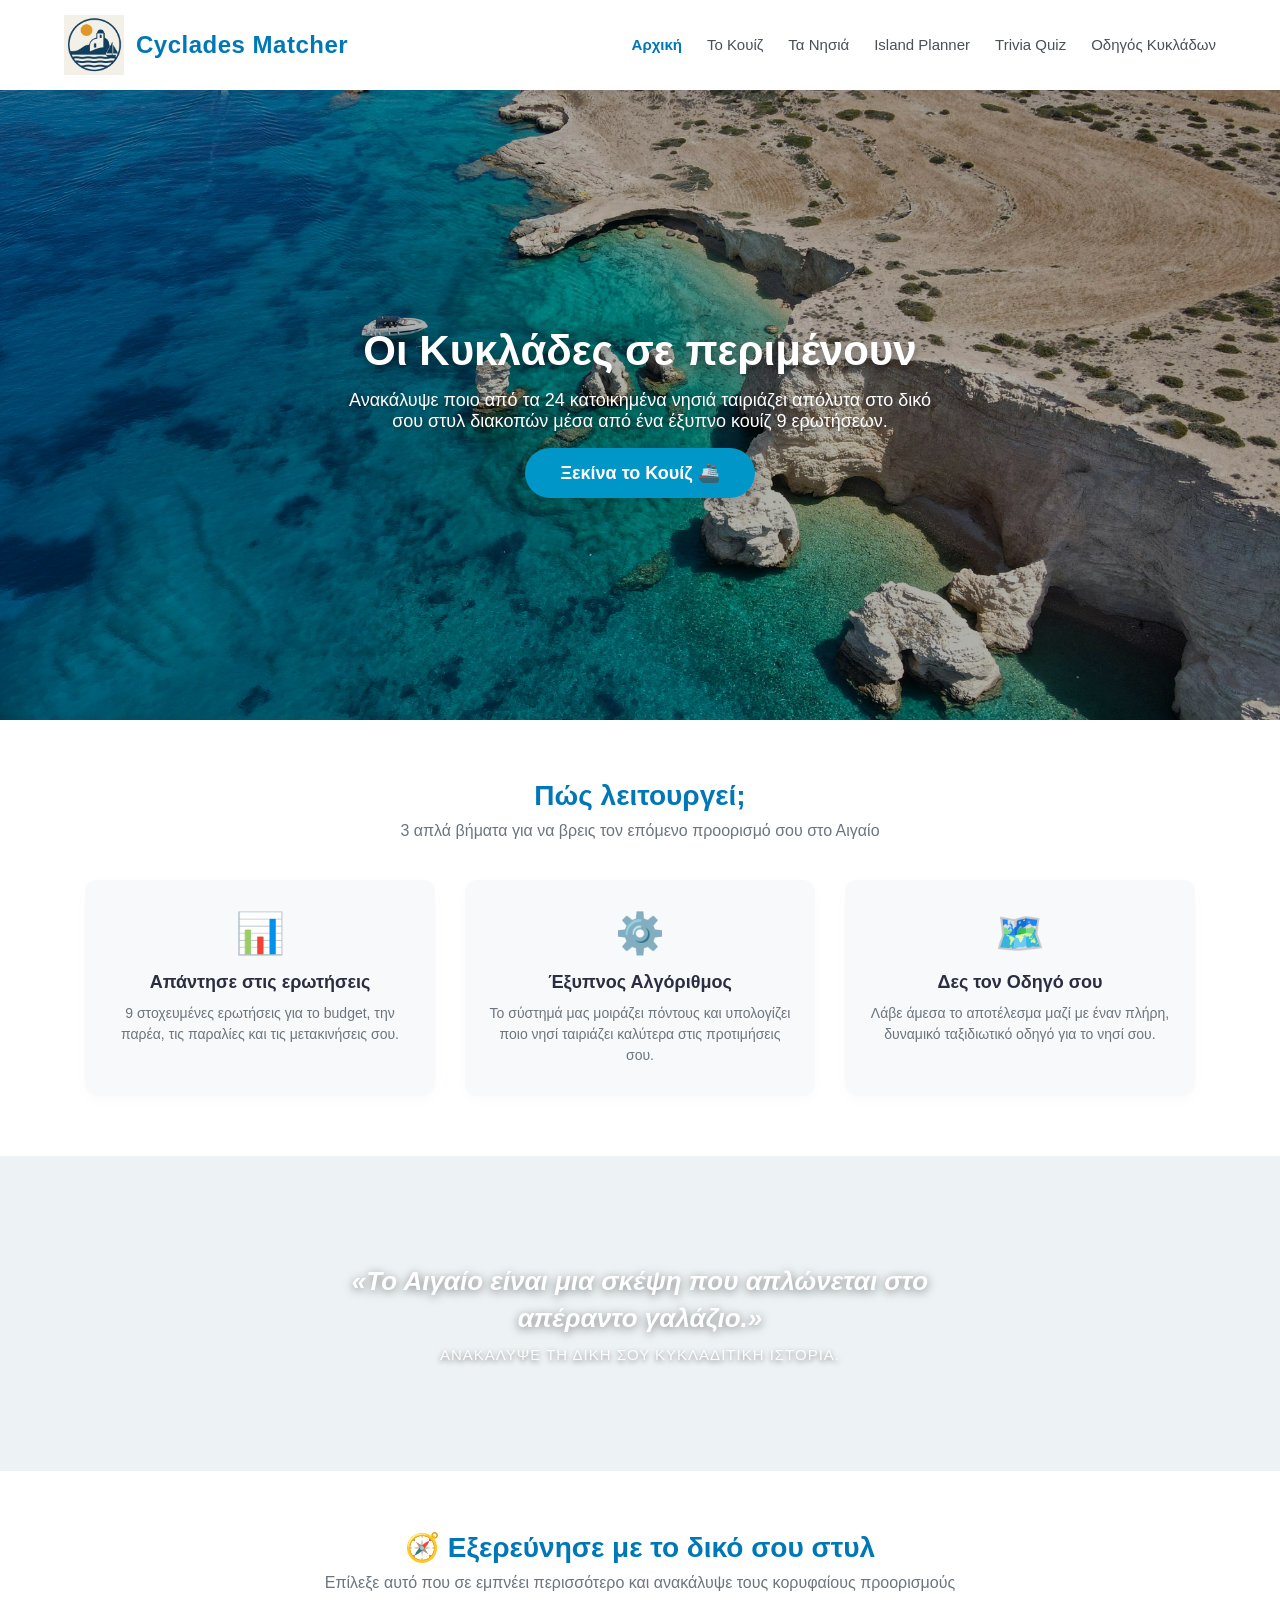
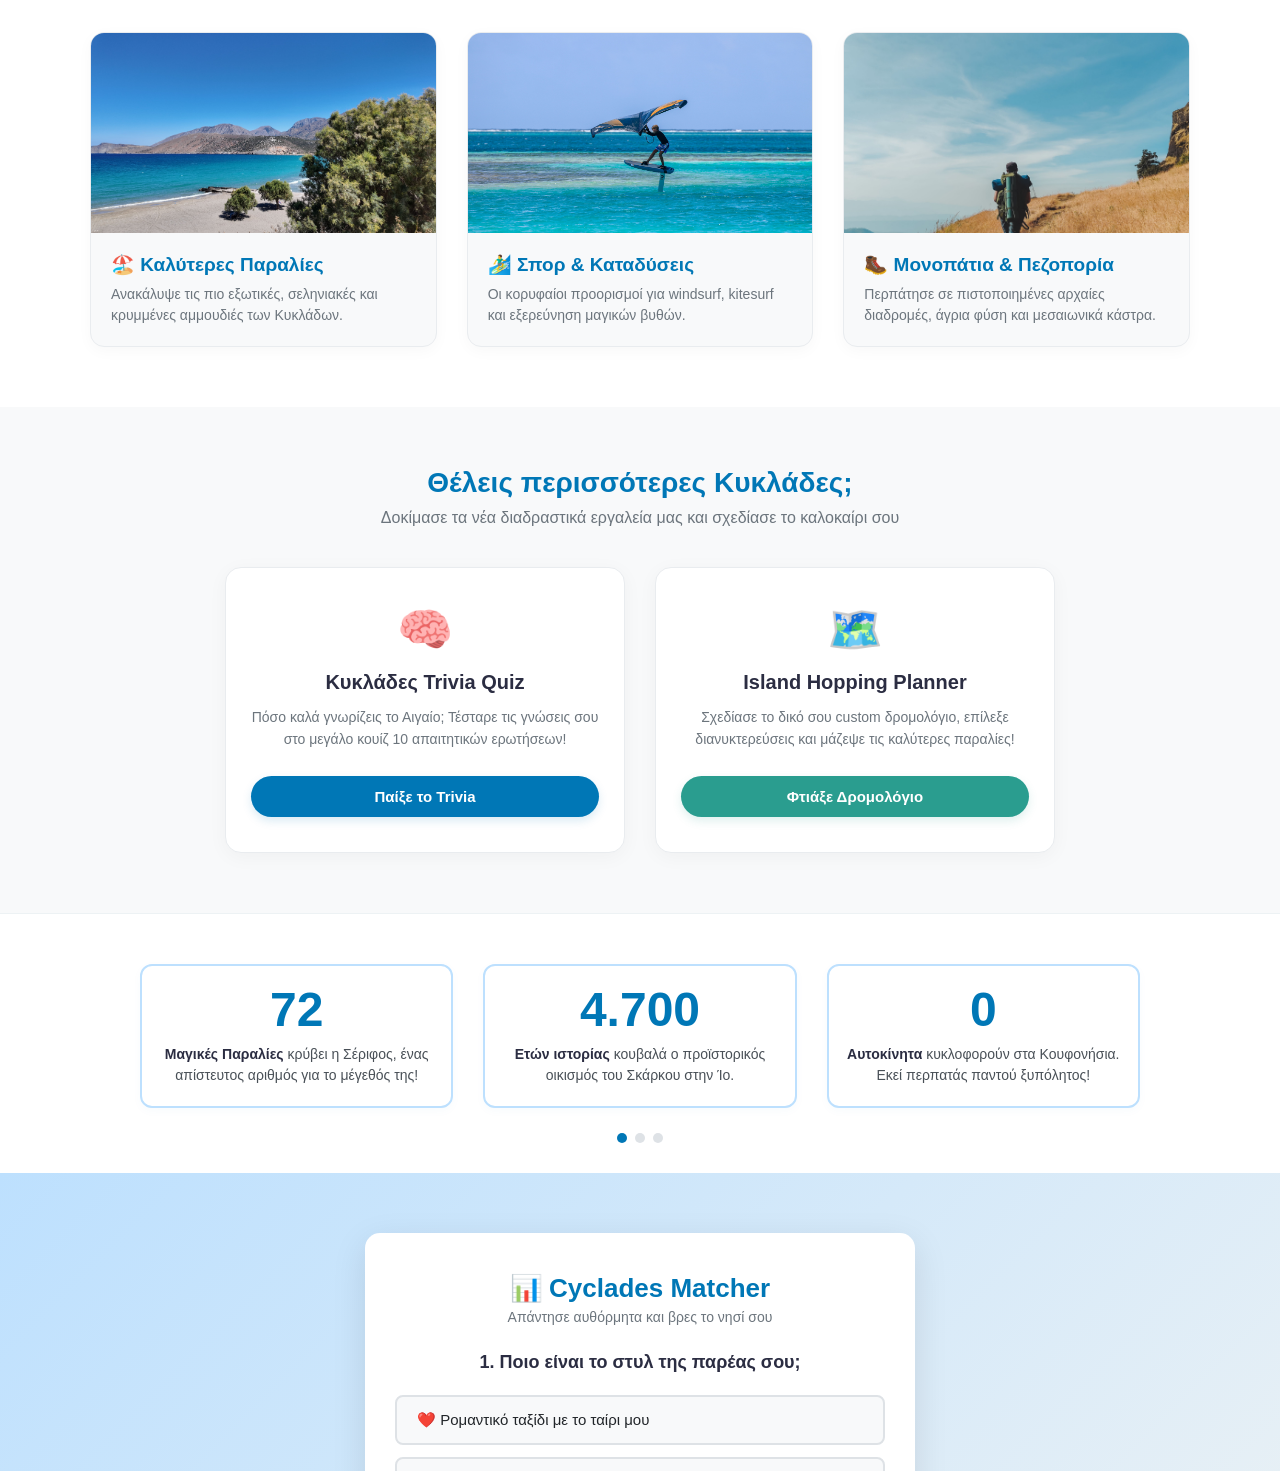
<file: island.html>
<!DOCTYPE html>
<html lang="el">
<head>
    <meta charset="UTF-8">
    <meta name="viewport" content="width=device-width, initial-scale=1.0">
    <title id="page-title">Οδηγός Νησιού | Cyclades Matcher</title>
    <link rel="icon" type="image/png" href="images/logo.png">
     <!-- Δυναμικά Open Graph Tags (Θα τα γεμίσει η JavaScript) -->
    <meta id="meta-desc" name="description" content="Ταξιδιωτικός οδηγός Κυκλάδων.">
    <meta id="og-title" property="og:title" content="Οδηγός Νησιού">
    <meta id="og-desc" property="og:description" content="Μάθε τα πάντα για το νησί σου.">
    <meta id="og-image" property="og:image" content="">
    <link rel="stylesheet" href="style.css">
    <style>
        .island-container { max-width: 900px; margin: 40px auto; background: white; padding: 30px; border-radius: 15px; box-shadow: 0 5px 25px rgba(0,0,0,0.05); }
        .island-header h2 { color: #0077b6; font-size: 32px; margin-bottom: 10px; }
        .island-meta { color: #6c757d; font-size: 14px; margin-bottom: 20px; display: flex; gap: 15px; }
        .island-image { width: 100%; height: 450px; object-fit: cover; border-radius: 10px; margin-bottom: 25px; }
        .island-section { margin-bottom: 30px; }
        .island-section h3 { color: #0096c7; font-size: 20px; margin-bottom: 12px; border-bottom: 2px solid #bde0fe; padding-bottom: 5px; }
        .island-section p, .island-section ul { font-size: 16px; line-height: 1.6; color: #495057; }
        .island-section ul { padding-left: 20px; margin-top: 8px; }
        .island-section li { margin-bottom: 8px; }
        .back-home-btn { background-color: #0077b6; color: white; text-decoration: none; padding: 12px 25px; border-radius: 8px; font-weight: 500; display: inline-block; margin-top: 10px; transition: background 0.2s ease; }
        .back-home-btn:hover { background-color: #0096c7; }
        @media screen and (max-width: 600px) {
            .island-container { margin: 15px; padding: 15px; }
            .island-header h2 { font-size: 24px; }
            .island-image { height: 250px; }
            .island-meta { flex-direction: column; gap: 5px; }
        }
    </style>
    <script src="data.js"></script>
    <script src="layout.js"></script>  
</head>
<body>

    <!--
    <nav class="navbar">
        <a href="index.html" class="logo">🏝️ Cyclades Matcher</a>
        <ul class="navbar-menu">
            <li><a href="index.html">Αρχική</a></li>
            <li><a href="index.html#quiz-anchor">Το Κουίζ</a></li>
        </ul>
    </nav>
    -->

    <div class="island-container">
        <div class="island-header">
            <h2 id="island-name">🏝️ Φορτώνει...</h2>
            <div class="island-meta">
                <span id="island-dist">🚢 Φορτώνει...</span>
                <span id="island-vibe">💎 Φορτώνει...</span>
            </div>
        </div>

        <img id="island-img" src="" alt="" class="island-image">

        <!-- 🔑 ΤΟ ΝΕΟ DIV ΓΙΑ ΤΑ CREDITS (Μπαίνει ακριβώς κάτω από τη φωτογραφία) -->
        <div id="photo-credit-box" class="image-credit" style="text-align: right; margin-top: 5px; padding-right: 5px;"></div>


        <div class="island-section">
            <h3>Γενικά για το νησί</h3>
            <p id="island-desc">Φορτώνει...</p>
        </div>

        <div class="island-section">
            <h3>🏖️ Κορυφαίες Παραλίες</h3>
            <ul id="island-beaches"></ul>
        </div>

        <div class="island-section">
            <h3>💡 Insider Tips</h3>
            <ul id="island-tips"></ul>
        </div>

                 <!-- 🗺️ SECTION ΓΙΑ ΤΟΝ ΔΙΑΔΡΑΣΤΙΚΟ ΧΑΡΤΗ 
        <div class="island-section" style="text-align: center;">
            <h3>🗺️ Γεωγραφικός Χάρτης</h3>
            // Ένα έτοιμο link που θα το γεμίζουμε με JavaScript --
            <a id="island-map-btn" href="" target="_blank" class="hero-btn" style="background-color: #4caf50; display: inline-block; font-size: 15px; padding: 12px 25px; border-radius: 8px; margin-top: 15px;">
                📍 Προβολή στο Google Maps
            </a>
        </div>  -->



        <div style="text-align: center; border-top: 1px solid #dee2e6; padding-top: 20px;">
            <a href="index.html" class="back-home-btn">← Πίσω στην Αρχική</a>
        </div>
    </div>

    <!-- Η JavaScript που θα γεμίζει τη σελίδα δυναμικά -->
    <!-- Η JavaScript που διαβάζει και γεμίζει τη σελίδα δυναμικά για τα 24 νησιά -->
    <script>
       
        // 🔑 Η ΔΙΟΡΘΩΣΗ: Βάζουμε όλη τη λογική να περιμένει να φορτώσουν τα πάντα (και το layout.js)
        window.addEventListener('load', function() {
            // ⚙️ Ο ΑΛΓΟΡΙΘΜΟΣ ΑΝΑΓΝΩΣΗΣ URL (Query Parameters)
            const urlParams = new URLSearchParams(window.location.search);
            const islandKey = urlParams.get('name');

            // Έλεγχος αν το νησί υπάρχει στη βάση μας
            if (islandKey && islandData[islandKey]) {
                const data = islandData[islandKey];
                
                // 1. Γεμίζουμε τα βασικά στοιχεία
                document.title = `${data.name} - Ταξιδιωτικός Οδηγός | Cyclades Matcher`;
                document.getElementById("island-name").innerText = `🏝️ ${data.name}`;
                document.getElementById("island-dist").innerText = data.dist;
                document.getElementById("island-vibe").innerText = data.vibe;
                document.getElementById("island-img").src = data.img;
                document.getElementById("island-img").alt = data.name;
                document.getElementById("island-desc").innerText = data.desc;

                // 📸 ΑΣΦΑΛΗΣ & ΔΥΝΑΜΙΚΗ ΕΜΦΑΝΙΣΗ CREDITS ΦΩΤΟΓΡΑΦΙΑΣ
const creditBox = document.getElementById("photo-credit-box");
if (creditBox) {
    // Διαβάζουμε το αγγλικό ID του νησιού από το URL (π.χ. ?name=kea)
    const urlParams = new URLSearchParams(window.location.search);
    const islandId = urlParams.get('name') ? urlParams.get('name').toLowerCase() : "";

    if (islandId === "kea") {
        creditBox.innerHTML = `📸 Φωτογραφία: By <a href="https://wikimedia.org" target="_blank">Phso2</a> - Own work, <a href="https://creativecommons.org" target="_blank">CC BY 3.0</a>`;
    } else if (islandId === "irakleia") {
        creditBox.innerHTML = `📸 Φωτογραφία: By <a href="https://wikimedia.org" target="_blank">Sgroey</a> - Own work, <a href="https://creativecommons.org" target="_blank">CC BY-SA 4.0</a>`;
    } else {
        creditBox.innerHTML = ""; // Στα υπόλοιπα νησιά μένει άδειο και κρυφό
    }
}





                //ΧΑΡΤΗΣ ..............
                                // 🔑 Η ΑΛΕΞΙΣΦΑΙΡΗ ΛΥΣΗ: Παίρνει το έτοιμο link από το data.js
                //const mapBtn = document.getElementById("island-map-btn");
                //if (mapBtn && data.map) {
                  //  mapBtn.href = data.map;
                // }




                

            // 🚢 ΔΗΜΙΟΥΡΓΙΑ ΔΥΝΑΜΙΚΩΝ ΣΥΝΔΕΣΜΩΝ ΓΙΑ FERRYHOPPER & BOOKING.COM
            const travelButtonsBlock = document.createElement("div");
            travelButtonsBlock.style.marginTop = "25px";
            travelButtonsBlock.style.display = "flex";
            travelButtonsBlock.style.gap = "15px";
            travelButtonsBlock.style.flexWrap = "wrap";
            travelButtonsBlock.style.justifyContent = "center";

            // 1. Το κουμπί του Ferryhopper
            const ferryLink = `https://ferryhopper.com`;
            
            // 2. Το κουμπί του Booking  
            // 🔑 Η ΜΟΝΗ ΣΤΑΘΕΡΗ ΛΥΣΗ ΓΙΑ ΤΟ BOOKING.COM
            // Στέλνει τον χρήστη απευθείας στην επίσημη σελίδα της Booking για τις Κυκλάδες
            const bookingLink = `https://booking.com`;



                        travelButtonsBlock.innerHTML = `
                <a href="${ferryLink}" target="_blank" class="hero-btn" style="background-color: #ff5a5f; display: inline-block; font-size: 15px; padding: 12px 25px; border-radius: 8px;">
                    🚢 Εισιτήρια στο Ferryhopper
                </a>
                <a href="${bookingLink}" target="_blank" class="hero-btn" style="background-color: #003580; display: inline-block; font-size: 15px; padding: 12px 25px; border-radius: 8px;">
                    🏢 Διαμονή στο Booking.com
                </a>
            `;


            // Τοποθέτηση των κουμπιών ακριβώς κάτω από τη γενική περιγραφή του νησιού
            document.getElementById("island-desc").after(travelButtonsBlock);

                
                // 2. Γεμίζουμε τη λίστα με τις Παραλίες
                const beachesList = document.getElementById("island-beaches");
                beachesList.innerHTML = ""; // Καθαρισμός
                data.beaches.forEach(beach => {
                    let li = document.createElement("li");
                    li.innerHTML = beach;
                    beachesList.appendChild(li);
                });

                // 3. Γεμίζουμε τη λίστα με τα Insider Tips
                const tipsList = document.getElementById("island-tips");
                tipsList.innerHTML = ""; // Καθαρισμός
                data.tips.forEach(tip => {
                    let li = document.createElement("li");
                    li.innerText = tip;
                    tipsList.appendChild(li);
                });
            } else {
                // Αν κάποιος πληκτρολογήσει λάθος όνομα, τον επιστρέφει αυτόματα στην Αρχική
                window.location.href = "index.html";
            }
        });

</script>
</body>
</html>
</file>
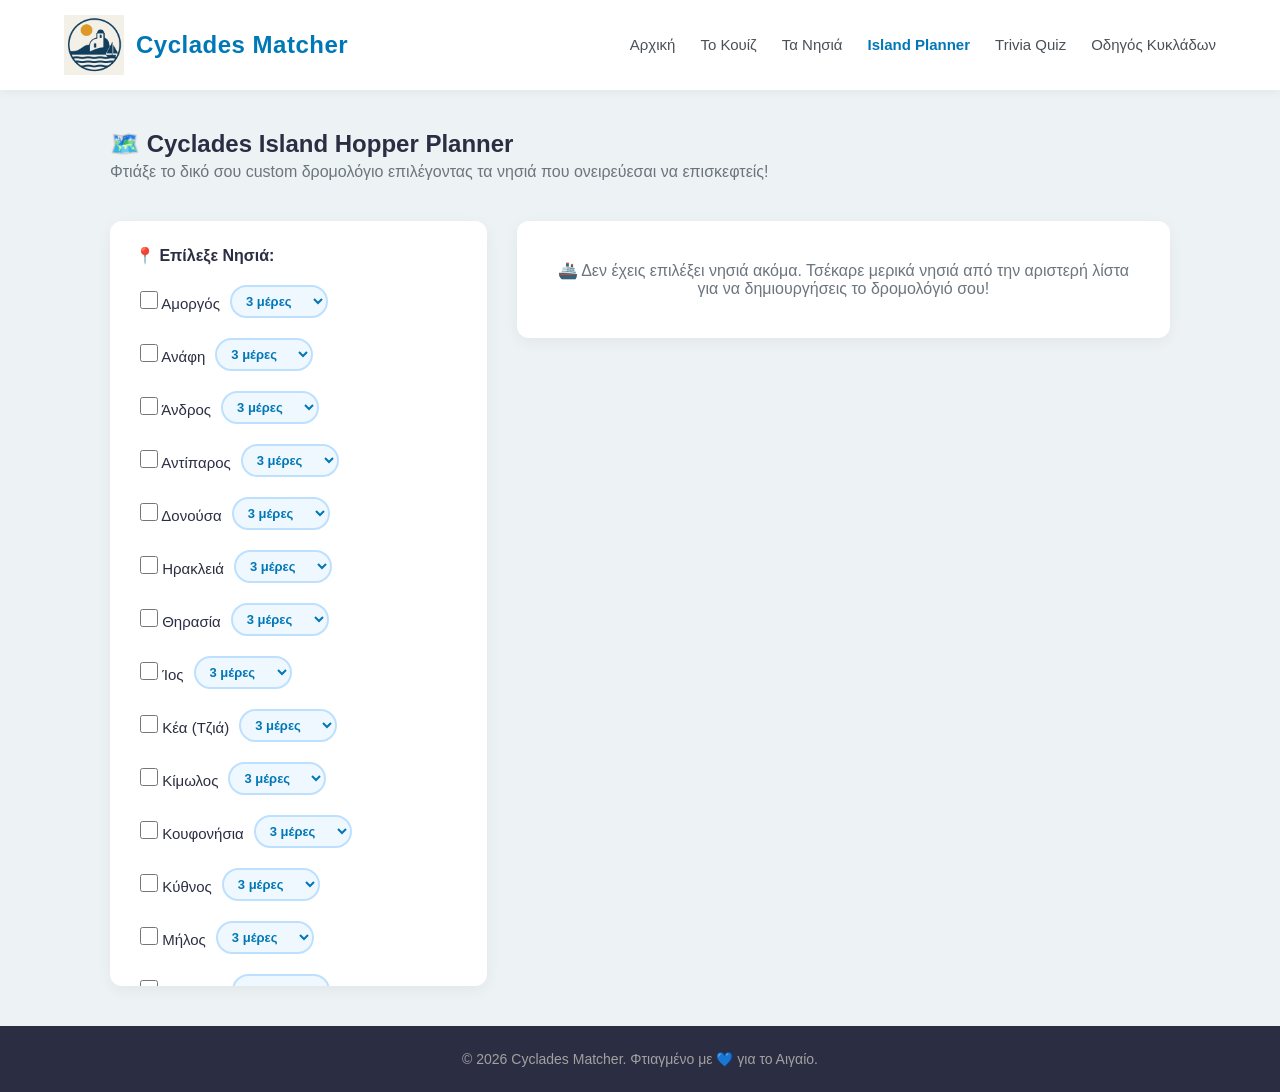
<file: planner.html>
<!DOCTYPE html>
<html lang="el">
<head>
    <meta charset="UTF-8">
    <meta name="viewport" content="width=device-width, initial-scale=1.0">
    <title>Island Hopping Planner | Cyclades Matcher</title>
    
    <!-- SEO & Favicon -->
    <meta name="description" content="Σχεδίασε το δικό σου Island Hopping στις Κυκλάδες! Επίλεξε τα νησιά που θέλεις να επισκεφτείς και φτιάξα τον απόλυτο ταξιδιωτικό οδηγό σου.">
    <link rel="icon" type="image/png" href="./images/logo.png">
    <link rel="stylesheet" href="style.css">
    
    <script src="data.js"></script>
    <script src="layout.js"></script>
    
    <style>
        .planner-wrapper { max-width: 1100px; margin: 40px auto; padding: 0 20px; display: flex; gap: 30px; }
        .planner-sidebar { flex: 1; background: white; padding: 25px; border-radius: 12px; box-shadow: 0 4px 15px rgba(0,0,0,0.05); min-width: 280px; max-height: 85vh; overflow-y: auto; }
        .planner-content { flex: 2; }
        .checkbox-group { display: flex; flex-direction: column; gap: 10px; margin-top: 15px; }
        .checkbox-item { display: flex; align-items: center; gap: 10px; font-size: 15px; cursor: pointer; padding: 5px; border-radius: 5px; transition: background 0.2s; }
        .checkbox-item:hover { background-color: #f8f9fa; }
        .checkbox-item input { width: 18px; height: 18px; cursor: pointer; }
        .planned-island-card { background: white; padding: 25px; border-radius: 12px; box-shadow: 0 4px 15px rgba(0,0,0,0.05); margin-bottom: 25px; border-left: 5px solid #0077b6; }
        .planned-island-card h3 { color: #0077b6; font-size: 24px; margin-bottom: 10px; display: flex; justify-content: space-between; align-items: center; }
        .planned-section { margin-top: 15px; }
        .planned-section h4 { color: #0096c7; font-size: 16px; margin-bottom: 5px; }
        .planned-section ul { padding-left: 20px; font-size: 14px; color: #495057; }
        .empty-plan-message { background: white; padding: 40px; text-align: center; border-radius: 12px; color: #6c757d; font-size: 16px; box-shadow: 0 4px 15px rgba(0,0,0,0.05); }
        
        @media screen and (max-width: 768px) {
            .planner-wrapper { flex-direction: column; }
            .planner-sidebar { max-height: 300px; }
        }
    </style>
</head>
<body>

    <!-- 🔑 Η ΔΙΟΡΘΩΣΗ: Προσθήκη wrapper για τέλεια ευθυγράμμιση -->
    <div style="max-width: 1100px; margin: 40px auto 0 auto; padding: 0 20px;">
        <div class="page-header" style="text-align: left;">
            <h2>🗺️ Cyclades Island Hopper Planner</h2>
            <p style="color: #6c757d; margin-top: 5px;">Φτιάξε το δικό σου custom δρομολόγιο επιλέγοντας τα νησιά που ονειρεύεσαι να επισκεφτείς!</p>
        </div>
    </div>

    <div class="planner-wrapper">
        <!-- Αριστερή Στήλη: Επιλογή Νησιών -->
        <aside class="planner-sidebar">
            <h4>📍 Επίλεξε Νησιά:</h4>
            <div id="islands-checkboxes" class="checkbox-group"></div>
        </aside>

        <!-- Δεξιά Στήλη: Δυναμικό Πλάνο Ταξιδιού -->
        <main class="planner-content">
            <div id="itinerary-results">
                <div class="empty-plan-message">
                    🚢 Δεν έχεις επιλέξει νησιά ακόμα. Τσέκαρε μερικά νησιά από την αριστερή λίστα για να δημιουργήσεις το δρομολόγιό σου!
                </div>
            </div>
        </main>
    </div>

    <script src="planner.js"></script>
</body>
</html>
</file>
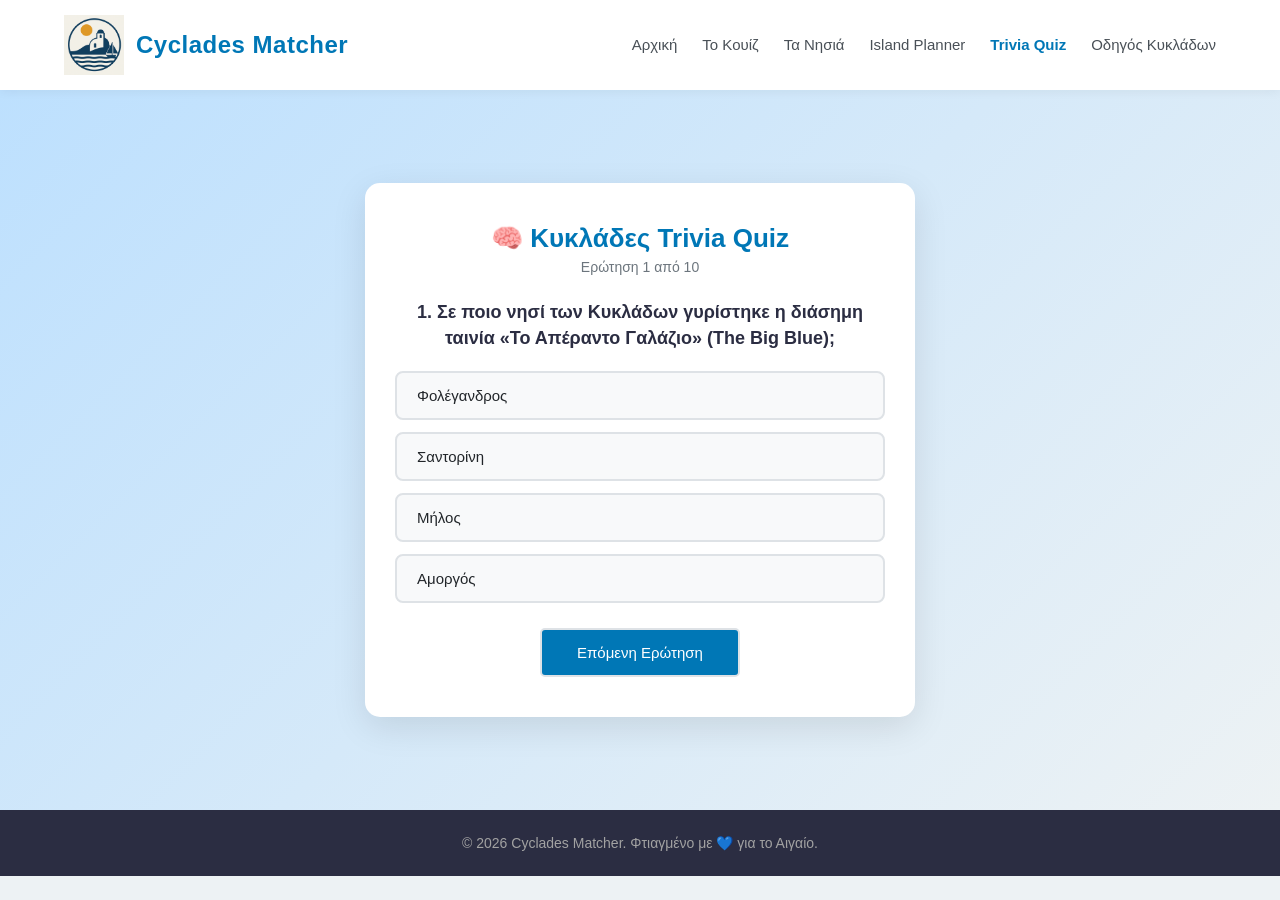
<file: trivia.html>
<!DOCTYPE html>
<html lang="el">
<head>
    <meta charset="UTF-8">
    <meta name="viewport" content="width=device-width, initial-scale=1.0">
    <title>Κουίζ Γνώσεων για τις Κυκλάδες | Cyclades Matcher</title>
    
    <!-- SEO Meta Tags -->
    <meta name="description" content="Πόσο καλά γνωρίζεις τα νησιά των Κυκλάδων; Τέσταρε τις γνώσεις σου στο μεγάλο Trivia κουίζ και δες το σκορ σου!">
    <link rel="icon" type="image/png" href="./images/logo.png">
    <link rel="stylesheet" href="style.css">
    
    <script src="layout.js"></script>
    <style>
        /* Μικρές έξτρα ρυθμίσεις ειδικά για το Trivia */
        .trivia-score {
            font-size: 48px;
            font-weight: bold;
            color: #0077b6;
            margin: 20px 0;
        }
        .correct-ans {
            background-color: #2a9d8f !important;
            color: white !important;
            border-color: #2a9d8f !important;
        }
        .wrong-ans {
            background-color: #e63946 !important;
            color: white !important;
            border-color: #e63946 !important;
        }
        .feedback-text {
            font-size: 16px;
            font-weight: 500;
            margin-bottom: 20px;
            color: #495057;
        }
    </style>
</head>
<body>

    <section class="quiz-section-wrapper" style="min-height: 80vh;">
        <div class="quiz-container">
            <h1>🧠 Κυκλάδες Trivia Quiz</h1>
            <div id="progress-text" class="subtitle">Ερώτηση 1 από ...</div>
            
            <!-- Ενότητα Ερωτήσεων -->
            <div id="trivia-section">
                <div id="trivia-question" class="question">Φορτώνει την ερώτηση...</div>
                <div id="trivia-answers" class="btn-container"></div>
                <!-- 🔑 ΜΕΤΑΦΟΡΑ ΕΔΩ ΜΕΣΑ: Τώρα θα κρύβεται 100% αυτόματα μαζί με την ερώτηση -->
    <button id="next-question-btn" class="hide" style="margin: 25px auto 0 auto; background-color: #0077b6; color: white; text-align: center; display: block; width: 200px; border-radius: 5px;">
        Επόμενη Ερώτηση
    </button>
            </div>

              <!-- 🔑 ΤΟ ΝΕΟ ΚΟΥΜΠΙ ΓΙΑ ΤΗΝ ΕΠΟΜΕΝΗ ΕΡΩΤΗΣΗ -->
               <!-- ΚΟΥΜΠΙ ΓΙΑ ΤΗΝ ΕΠΟΜΕΝΗ ΕΡΩΤΗΣΗ ΧΩΡΙΣ ΒΕΛΟΣ 
<button id="next-question-btn" class="hide" style="margin: 25px auto 0 auto; background-color: #0077b6; color: white; text-align: center; display: block; width: 200px; border-radius: 5px;">
    Επόμενη Ερώτηση
</button>   -->


            <!-- Ενότητα Αποτελέσματος -->
            <div id="trivia-result" class="hide">
                <div class="result-title">Το σκορ σου είναι:</div>
                <div id="score-display" class="trivia-score">0 / 0</div>
                <div id="feedback" class="feedback-text"></div>
                <button onclick="restartTrivia()" style="margin: 20px auto 0 auto; background-color: #0077b6; color: white; text-align: center; display: block; width: 200px;">Παίξε Ξανά</button>
            </div>
        </div>
    </section>

    <!-- Σύνδεση με τη λογική του Trivia -->
    <script src="trivia.js"></script>
</body>
</html>
</file>
<file: style.css>
/* Γενικά στυλ και reset */
        * {
            box-sizing: border-box;
            margin: 0;
            padding: 0;
        }
        
        body {
            font-family: 'Segoe UI', Tahoma, Geneva, Verdana, sans-serif;
            background-color: #edf2f4;
            color: #2b2d42;
            scroll-behavior: smooth; /* Για ομαλό scroll όταν πατάνε το κουμπί */
        }

        /* 1. Κυκλαδίτικο Μενού (Navbar) */
        .navbar {
            background-color: white;
            display: flex;
            justify-content: space-between;
            align-items: center;
            padding: 15px 5%;
            box-shadow: 0 2px 10px rgba(0,0,0,0.05);
            position: sticky;
            top: 0;
            z-index: 1000;
        }

        .navbar .logo {
            font-size: 22px;
            font-weight: bold;
            color: #0077b6;
            text-decoration: none;
        }

        .navbar-menu {
            display: flex;
            list-style: none;
            gap: 25px;
        }

        .navbar-menu a {
            text-decoration: none;
            color: #495057;
            font-weight: 500;
            font-size: 15px;
            transition: color 0.2s ease;
        }

        .navbar-menu a:hover {
            color: #0096c7;
        }

        /* ==========================================
   Στυλ για το Συνδυαστικό Λογότυπο (Εικόνα + Τίτλος)
   ========================================== */
/* ==========================================
   Στυλ για το Συνδυαστικό Λογότυπο (Εικόνα + Τίτλος)
   ========================================== */
/* ==========================================
   Στυλ για το Συνδυαστικό Λογότυπο (Εικόνα + Τίτλος)
   ========================================== */
.logo-container {
    display: flex;
    align-items: center;
    gap: 12px;             /* Απόσταση ανάμεσα στην εικόνα και το κείμενο */
    text-decoration: none;
    transition: transform 0.2s ease;
}

.logo-container:hover {
    transform: scale(1.02); /* Μικρό εφέ μεγέθυνσης όταν περνάει το ποντίκι */
}

.nav-logo {
    height: 60px;          /* 👌 Επαναφορά στο ιδανικό ύψος των 60px */
    width: auto;           /* Διατηρεί τις σωστές αναλογίες της εικόνας */
    object-fit: contain;
}

.nav-title {
    font-size: 24px;       /* Μέγεθος γραμματοσειράς του τίτλου */
    font-weight: bold;
    color: #0077b6;        /* Το κυκλαδίτικο μπλε του project σου */
    font-family: 'Segoe UI', Tahoma, Geneva, Verdana, sans-serif;
    letter-spacing: 0.5px;
}

/* 📱 Προσαρμογή για μικρά κινητά για να μην στριμώχνεται ο τίτλος */
@media screen and (max-width: 400px) {
    .nav-title {
        font-size: 19px;   /* Μικραίνει ελαφρώς ο τίτλος σε πολύ μικρές οθόνες */
    }
    .nav-logo {
        height: 50px;      /* Μικραίνει λίγο και η εικόνα */
    }
}



        /* 2. Hero Section (Εικόνα Παραλίας/Νησιού) */
        .hero {
            /* Χρησιμοποιούμε μια πανέμορφη open-source εικόνα από τη Μήλο */
            background: linear-gradient(rgba(0, 0, 0, 0.3), rgba(0, 0, 0, 0.3)), 
                        url('images/hero.jpg') no-repeat center center/cover;
            height: 70vh; /* Πιάνει το 70% του ύψους της οθόνης */
            display: flex;
            flex-direction: column;
            justify-content: center;
            align-items: center;
            text-align: center;
            color: white;
            padding: 20px;
        }

        .hero h2 {
            font-size: 42px;
            font-weight: bold;
            margin-bottom: 15px;
            text-shadow: 0 4px 10px rgba(0,0,0,0.4);
        }

        .hero p {
            font-size: 18px;
            margin-bottom: 30px;
            max-width: 600px;
            text-shadow: 0 2px 5px rgba(0,0,0,0.4);
        }

        .hero-btn {
            background-color: #0096c7;
            color: white;
            text-decoration: none;
            padding: 15px 35px;
            font-size: 18px;
            font-weight: 600;
            border-radius: 50px;
            box-shadow: 0 4px 15px rgba(0,0,0,0.2);
            transition: all 0.3s ease;
        }

        .hero-btn:hover {
            background-color: #0077b6;
            transform: translateY(-3px);
            box-shadow: 0 6px 20px rgba(0,0,0,0.3);
        }

        /* 3. Section για το Κουίζ */
        .quiz-section-wrapper {
            padding: 60px 20px;
            display: flex;
            justify-content: center;
            align-items: center;
            background: linear-gradient(135deg, #bde0fe, #edf2f4);
        }

        .quiz-container {
            background-color: white;
            padding: 40px 30px;
            border-radius: 15px;
            box-shadow: 0 10px 35px rgba(0,0,0,0.1);
            max-width: 550px;
            width: 100%;
            text-align: center;
        }

        h1 {
            color: #0077b6;
            margin-bottom: 5px;
            font-size: 26px;
        }

        .subtitle {
            color: #6c757d;
            font-size: 14px;
            margin-bottom: 25px;
        }

        .question {
            font-size: 18px;
            font-weight: 600;
            margin-bottom: 20px;
            color: #2b2d42;
            line-height: 1.4;
        }

        .btn-container {
            display: flex;
            flex-direction: column;
            gap: 12px;
        }

        button {
            background-color: #f8f9fa;
            border: 2px solid #dee2e6;
            padding: 14px 20px;
            font-size: 15px;
            border-radius: 8px;
            cursor: pointer;
            transition: all 0.2s ease;
            color: #212529;
            font-weight: 500;
            text-align: left;
        }


        

        button:hover {
            background-color: #0096c7;
            color: white;
            border-color: #0096c7;
            transform: translateY(-2px);
        }

        .result-title {
            font-size: 18px;
            color: #495057;
            margin-bottom: 10px;
        }

        .result {
            font-size: 32px;
            font-weight: bold;
            color: #0077b6;
            margin-top: 10px;
            text-transform: uppercase;
            letter-spacing: 1px;
        }

        .hide {
            display: none;
        }

        /* ???????????????????????????? */
        /* --- CSS για το How it Works section --- */
.how-it-works {
    padding: 60px 5%;
    background-color: white;
    text-align: center;
}

.section-title h3 {
    font-size: 28px;
    color: #0077b6;
    margin-bottom: 10px;
}

.section-title p {
    color: #6c757d;
    margin-bottom: 40px;
    font-size: 16px;
}

.features-grid {
    display: flex;
    justify-content: center;
    gap: 30px;
    max-width: 1200px;
    margin: 0 auto;
    flex-wrap: wrap;
}

.feature-card {
    background: #f8f9fa;
    padding: 30px 20px;
    border-radius: 12px;
    flex: 1;
    min-width: 280px;
    max-width: 350px;
    box-shadow: 0 4px 15px rgba(0,0,0,0.02);
    transition: transform 0.3s ease;
}

.feature-card:hover {
    transform: translateY(-5px);
}

.feature-card .icon {
    font-size: 40px;
    margin-bottom: 15px;
}

.feature-card h4 {
    font-size: 18px;
    color: #2b2d42;
    margin-bottom: 10px;
}

.feature-card p {
    font-size: 14px;
    color: #6c757d;
    line-height: 1.5;
}

/* --- CSS για το Footer --- */
.footer {
    background-color: #2b2d42;
    color: #a2a2a2;
    text-align: center;
    padding: 25px;
    font-size: 14px;
}

/* Ενεργό link στο μενού */
.navbar-menu a.active {
    color: #0077b6;
    font-weight: 600;
}



/* ==========================================================================
   RESPONSIVE DESIGN (Για Κινητά και Τάμπλετ)
   ========================================================================== */

/* 📱 1. Για Κινητά τηλέφωνα (Οθόνες έως 600px) */
@media screen and (max-width: 600px) {
    /* Navbar: Το μενού γίνεται κάθετο για να μην στριμώχνεται */
    .navbar {
        flex-direction: column;
        gap: 15px;
        padding: 15px 20px;
    }

    .navbar-menu {
        gap: 15px;
        flex-wrap: wrap; /* Αν δεν χωράνε, πάνε στην από κάτω γραμμή */
        justify-content: center;
    }

    /* Hero Section: Μικραίνουν τα κείμενα για να μην πιάνουν όλη την οθόνη */
    .hero {
        height: 60vh; /* Λίγο πιο κοντό σε κινητά */
        padding: 15px;
    }

    .hero h2 {
        font-size: 28px; /* Πιο μικρός τίτλος */
    }

    .hero p {
        font-size: 15px;
    }

    .hero-btn {
        padding: 12px 25px;
        font-size: 16px;
    }

    /* Quiz Container: Παίρνει όλο το πλάτος της οθόνης με μικρά περιθώρια */
    .quiz-section-wrapper {
        padding: 30px 10px;
    }

    .quiz-container {
        padding: 25px 15px;
        border-radius: 10px;
    }

    h1 {
        font-size: 22px;
    }

    .question {
        font-size: 16px;
    }

    button {
        padding: 12px 15px;
        font-size: 14px; /* Πιο μικρά κουμπιά για να πατιούνται εύκολα με το δάχτυλο */
    }

    .result {
        font-size: 26px;
    }
}

/* 📐 2. Για Τάμπλετ (Οθόνες από 601px έως 900px) */
@media screen and (min-width: 601px) and (max-width: 900px) {
    .hero h2 {
        font-size: 36px;
    }

    .hero p {
        font-size: 17px;
    }

    .quiz-container {
        max-width: 90%; /* Στα τάμπλετ απλώνει όμορφα στο 90% της οθόνης */
    }
}




/* ==========================================================================
   ΑΝΑΒΑΘΜΙΣΗ ΑΙΣΘΗΤΙΚΗΣ ΓΙΑ ΤΟ ISLAND PLANNER
   ========================================================================== */

/* 1. Στυλ για τα Dropdowns των Ημερών (Sidebar) */
.days-select {
    padding: 6px 10px !important;
    border-radius: 20px !important; /* Στρογγυλεμένες άκρες */
    border: 2px solid #bde0fe !important; /* Απαλό κυκλαδίτικο γαλάζιο περίγραμμα */
    font-size: 13px !important;
    font-weight: 600 !important;
    color: #0077b6 !important; /* Έντονο μπλε κείμενο */
    background-color: #f0f8ff !important; /* Πολύ απαλό μπλε φόντο */
    cursor: pointer;
    transition: all 0.2s ease;
    outline: none;
}

.days-select:hover, .days-select:focus {
    border-color: #0096c7 !important;
    background-color: #e3f2fd !important;
    box-shadow: 0 0 5px rgba(0, 150, 199, 0.2);
}

/* 2. Modern Design για τα Affiliate Κουμπιά (Booking / Ferryhopper) */
.planned-island-card .travel-btn {
    display: inline-flex /*!flex */;
    align-items: center;
    justify-content: center;
    padding: 10px 20px !important;
    border-radius: 25px !important; /* Στρογγυλά premium κουμπιά */
    font-size: 14px !important;
    font-weight: 600 !important;
    text-decoration: none !important;
    color: white !important;
    box-shadow: 0 4px 10px rgba(0, 0, 0, 0.08) !important;
    transition: all 0.25s ease !important;
}

/* Ειδικά εφέ για το Ferryhopper (Κόκκινο) */
.planned-island-card .travel-btn[style*="background-color: #ff5a5f"] {
    background-color: #ff5a5f !important;
}
.planned-island-card .travel-btn[style*="background-color: #ff5a5f"]:hover {
    background-color: #e34a4f !important;
    transform: translateY(-2px);
    box-shadow: 0 6px 15px rgba(255, 90, 95, 0.3) !important;
}

/* Ειδικά εφέ για το Booking.com (Σκούρο Μπλε) */
.planned-island-card .travel-btn[style*="background-color: #003580"] {
    background-color: #003580 !important;
}
.planned-island-card .travel-btn[style*="background-color: #003580"]:hover {
    background-color: #002254 !important;
    transform: translateY(-2px);
    box-shadow: 0 6px 15px rgba(0, 53, 128, 0.3) !important;
}

/* 3. Μικρό συμμάζεμα για το link του Αναλυτικού Οδηγού */
.planned-island-card a[href*="island.html"] {
    font-weight: 600 !important;
    transition: color 0.2s;
}
.planned-island-card a[href*="island.html"]:hover {
    color: #0096c7 !important;
}


/* ==========================================
   ΣΤΥΛ ΓΙΑ ΤΟ ΝΕΟ SECTION ΕΞΕΡΕΥΝΗΣΗΣ (ΑΡΧΙΚΗ)
   ========================================== */
.explore-tools-section {
    padding: 60px 5%;
    background-color: #f8f9fa; /* Ελαφρύ γκρι για να ξεχωρίζει από τα λευκά sections */
    text-align: center;
}

.tools-grid {
    display: flex;
    justify-content: center;
    gap: 30px;
    max-width: 900px;
    margin: 0 auto;
    flex-wrap: wrap;
}

.tool-card {
    background: white;
    padding: 35px 25px;
    border-radius: 16px;
    flex: 1;
    min-width: 280px;
    max-width: 400px;
    box-shadow: 0 4px 20px rgba(0,0,0,0.04);
    transition: all 0.3s ease;
    display: flex;
    flex-direction: column;
    align-items: center;
    border: 1px solid #e9ecef;
}

.tool-card:hover {
    transform: translateY(-5px);
    box-shadow: 0 10px 30px rgba(0,0,0,0.08);
}

.tool-icon {
    font-size: 45px;
    margin-bottom: 15px;
}

.tool-card h4 {
    font-size: 20px;
    color: #2b2d42;
    margin-bottom: 12px;
}

.tool-card p {
    font-size: 14px;
    color: #6c757d;
    line-height: 1.6;
    margin-bottom: 25px;
    flex-grow: 1; /* Σπρώχνει το κουμπί πάντα στο κάτω μέρος για ομοιομορφία */
}

.tool-btn {
    display: inline-block;
    width: 100%;
    padding: 12px 25px;
    font-size: 15px;
    font-weight: 600;
    color: white;
    background-color: #0077b6; /* Το κλασικό μπλε */
    text-decoration: none;
    border-radius: 30px;
    transition: all 0.2s ease;
    box-shadow: 0 4px 10px rgba(0, 119, 182, 0.15);
}

.tool-btn:hover {
    background-color: #0096c7;
    box-shadow: 0 6px 15px rgba(0, 150, 199, 0.25);
}

/* Εναλλακτικό χρώμα για τον Planner (Πράσινο-Τυρκουάζ) */
.tool-btn.planner-color {
    background-color: #2a9d8f;
    box-shadow: 0 4px 10px rgba(42, 157, 143, 0.15);
}

.tool-btn.planner-color:hover {
    background-color: #35b0a2;
    box-shadow: 0 6px 15px rgba(53, 176, 162, 0.25);
}


/* ==========================================
   ΣΤΥΛ ΓΙΑ ΤΟ BANNER ΔΙΑΛΕΙΜΜΑΤΟΣ (ΑΡΧΙΚΗ)
   ========================================== */
.travel-break-banner {
    /* 🖼️ Χρήση μιας open-source, άκρως καλοκαιρινής φωτογραφίας από τις Κυκλάδες */
    background: linear-gradient(rgba(0, 0, 0, 0.4), rgba(0, 0, 0, 0.4)), 
                url('images/break-bg.jpg') no-repeat center center/cover;
    background-attachment: fixed; /* 💥 Εφέ Parallax: Η εικόνα κινείται πιο αργά κατά το scroll! */
    height: 35vh; /* Ύψος του banner */
    display: flex;
    justify-content: center;
    align-items: center;
    text-align: center;
    padding: 20px;
}

.banner-overlay-text {
    color: white;
    max-width: 700px;
}

.quote-text {
    font-size: 26px;
    font-style: italic;
    font-weight: 600;
    margin-bottom: 10px;
    text-shadow: 0 2px 10px rgba(0,0,0,0.5);
    line-height: 1.4;
}

.quote-sub {
    font-size: 15px;
    letter-spacing: 1px;
    text-transform: uppercase;
    opacity: 0.9;
    text-shadow: 0 2px 5px rgba(0,0,0,0.5);
}

/* 📱 Προσαρμογή για κινητά τηλέφωνα */
@media screen and (max-width: 600px) {
    .travel-break-banner {
        background-attachment: scroll; /* Κλείνει το parallax σε κινητά για καλύτερη απόδοση */
        height: 25vh;
    }
    .quote-text {
        font-size: 19px;
    }
    .quote-sub {
        font-size: 12px;
    }
}

/* ==========================================
   ΣΤΥΛ ΓΙΑ ΤΙΣ 3 ΦΩΤΟΓΡΑΦΙΕΣ-ΚΑΤΗΓΟΡΙΕΣ (ΑΡΧΙΚΗ)
   ========================================== */
.categories-section {
    padding: 60px 5%;
    background-color: white;
    text-align: center;
}

.categories-grid {
    display: grid;
    grid-template-columns: repeat(auto-fill, minmax(280px, 1fr));
    gap: 30px;
    max-width: 1100px;
    margin: 0 auto;
}

.category-card {
    background: #f8f9fa;
    border-radius: 14px;
    overflow: hidden;
    box-shadow: 0 4px 15px rgba(0,0,0,0.03);
    text-decoration: none; /* Αφαιρεί την υπογράμμιση επειδή όλη η κάρτα είναι link */
    display: flex;
    flex-direction: column;
    text-align: left;
    border: 1px solid #e9ecef;
    transition: transform 0.3s ease, box-shadow 0.3s ease;
}

.category-card:hover {
    transform: translateY(-5px);
    box-shadow: 0 10px 25px rgba(0,0,0,0.08);
    border-color: #0077b6; /* Το περίγραμμα γίνεται ελαφρώς γαλάζιο στο hover */
}

.category-img-wrapper {
    width: 100%;
    height: 200px;
    overflow: hidden;
}

.category-img {
    width: 100%;
    height: 100%;
    object-fit: cover;
    transition: transform 0.4s ease;
}

.category-card:hover .category-img {
    transform: scale(1.04); /* Όμορφο, απαλό ζουμ στην εικόνα */
}

.category-info {
    padding: 20px;
    display: flex;
    flex-direction: column;
    flex-grow: 1;
}

.category-info h4 {
    font-size: 19px;
    color: #0077b6; /* Γαλάζιοι τίτλοι */
    margin-bottom: 8px;
    font-weight: 700;
}

.category-info p {
    font-size: 14px;
    color: #6c757d;
    line-height: 1.5;
    margin-bottom: 0;
}

/* ==========================================
   ΣΤΥΛ ΓΙΑ ΤΑ FAST FACTS (ΑΡΧΙΚΗ ΣΕΛΙΔΑ)
   ========================================== */
.fast-facts-section {
    padding: 40px 5%;
    background-color: white; /* Δημιουργεί καθαρή αντίθεση με το γκρι από πάνω και το γαλάζιο από κάτω */
    border-top: 1px solid #edf2f4;
}

.facts-grid {
    display: flex;
    justify-content: space-around;
    gap: 30px;
    max-width: 1000px;
    margin: 0 auto;
    flex-wrap: wrap;
}

.fact-item {
    flex: 1;
    min-width: 240px;
    text-align: center;
    padding: 10px;
}

.fact-number {
    display: block;
    font-size: 48px;
    font-weight: 800;
    color: #0077b6; /* Το κυκλαδίτικο μπλε */
    font-family: 'Segoe UI', sans-serif;
    line-height: 1;
    margin-bottom: 10px;
}

.fact-desc {
    font-size: 14px;
    color: #495057;
    line-height: 1.5;
}

.fact-desc strong {
    color: #2b2d42;
}

/* 📱 Προσαρμογή για κινητά */
@media screen and (max-width: 768px) {
    .fast-facts-section {
        padding: 30px 5%;
    }
    .fact-number {
        font-size: 38px;
    }
}

/* ==========================================
   ΣΤΥΛ ΓΙΑ ΤΟ ΑΥΤΟΜΑΤΟ CAROUSEL FAST FACTS
   ========================================== */
.fast-facts-section {
    padding: 50px 5% 30px 5%;
    background-color: white;
    border-top: 1px solid #edf2f4;
    position: relative;
}

.facts-carousel-container {
    max-width: 1000px;
    margin: 0 auto;
    min-height: 140px; /* Κλειδώνει το ύψος για να μην «χορεύει» η σελίδα στην αλλαγή */
}

.facts-page {
    display: flex;
    justify-content: space-around;
    gap: 30px;
    width: 100%;
    transition: opacity 0.5s ease-in-out; /* Απαλό σβήσιμο/άναμμα */
}

.facts-page.hide {
    display: none !important;
    opacity: 0;
}

.facts-page.active {
    display: flex;
    opacity: 1;
}

.fact-item {
    flex: 1;
    min-width: 240px;
    text-align: center;
    padding: 20px 15px;         
    border: 2px solid #bde0fe;  /* 🔑 Πιο έντονο (2px) και σκούρο γαλάζιο περίγραμμα */
    border-radius: 12px;        
    background-color: #ffffff;
    box-shadow: 0 3px 10px rgba(0, 119, 182, 0.03); /* Ελαφρώς πιο έντονη σκιά για βάθος */
    transition: all 0.2s ease;
}

/* Εφέ όταν ο χρήστης ακουμπάει το ποντίκι πάνω στην πληροφορία */
.fact-item:hover {
    transform: translateY(-3px);
    border-color: #0077b6; /* Στο hover το περίγραμμα γίνεται έντονο κυκλαδίτικο μπλε */
    box-shadow: 0 5px 15px rgba(0, 119, 182, 0.08);
}



.fact-number {
    display: block;
    font-size: 48px;
    font-weight: 800;
    color: #0077b6;
    margin-bottom: 10px;
    line-height: 1;
}

.fact-desc {
    font-size: 14px;
    color: #495057;
    line-height: 1.5;
}

/* 🔵 Στυλ για τις τελείες πλοήγησης */
.carousel-dots {
    display: flex;
    justify-content: center;
    gap: 8px;
    margin-top: 25px;
}

.dot {
    width: 10px;
    height: 10px;
    background-color: #dee2e6;
    border-radius: 50%;
    transition: background-color 0.3s;
}

.dot.active-dot {
    background-color: #0077b6; /* Η ενεργή τελεία γίνεται μπλε */
}

/* 📱 Προσαρμογή για κινητά (Οι 3 κάρτες γίνονται κάθετες ανά σελίδα) */
@media screen and (max-width: 768px) {
    .facts-page.active {
        flex-direction: column;
        gap: 20px;
    }
    .facts-carousel-container {
        min-height: auto;
    }
    .fact-number {
        font-size: 38px;
    }
}

/* ==========================================================================
   RESPONSIVE DESIGN & ΜΕΝΟΥ ΦΥΣΑΡΜΟΝΙΚΑ (ΓΙΑ ΚΙΝΗΤΑ)
   ========================================================================== */

/* Αρχικά κρύβουμε το κουμπί hamburger στις μεγάλες οθόνες υπολογιστών */
.menu-toggle {
    display: none;
    flex-direction: column;
    cursor: pointer;
    background: transparent;
    border: none;
    gap: 5px;
}

.menu-toggle .bar {
    display: block;
    width: 25px;
    height: 3px;
    background-color: #0077b6; /* Το μπλε του site */
    border-radius: 3px;
    transition: all 0.3s ease;
}

/* 📱 Όταν η οθόνη είναι μικρότερη από 850px (Κινητά και Τάμπλετ) */
@media screen and (max-width: 850px) {
    .navbar {
        padding: 10px 5%;
    }

    /* Εμφανίζουμε το κουμπί της φυσαρμόνικας */
    .menu-toggle {
        display: flex;
    }

    /* 🔑 ΜΕΤΑΜΟΡΦΩΣΗ navbar-menu ΣΕ ΦΥΣΑΡΜΟΝΙΚΑ */
    .navbar-menu {
        display: block; /* Γίνεται κάθετο block */
        position: absolute;
        top: 100%; /* Ξεκινάει ακριβώς κάτω από τη λευκή μπάρα */
        left: 0;
        width: 100%;
        background-color: white;
        box-shadow: 0 10px 15px rgba(0,0,0,0.05);
        padding: 0;
        max-height: 0; /* 🔑 Ύψος μηδέν για να είναι κρυμμένο */
        overflow: hidden; /* Κρύβει τα στοιχεία */
        transition: max-height 0.35s ease-in-out, padding 0.35s ease; /* Το εφέ ξεδιπλώματος */
        z-index: 999;
    }

    /* Όταν πατηθεί το κουμπί, η φυσαρμόνικα ξεδιπλώνεται δυναμικά */
    .navbar-menu.mobile-open {
        max-height: 350px; /* Δίνουμε επαρκές ύψος για να χωρέσει τις 6 επιλογές */
        padding: 15px 0;
    }

    .navbar-menu li {
        width: 100%;
        text-align: center;
    }

    .navbar-menu a {
        display: block;
        padding: 12px 0;
        font-size: 16px;
        border-bottom: 1px solid #f8f9fa; /* Λεπτή διαχωριστική γραμμή ανάμεσα στις επιλογές */
    }
    
    .navbar-menu li:last-child a {
        border-bottom: none;
    }

    /* ✨ ANIMATION ΣΤΟ ΚΟΥΜΠΙ HAMBURGER: Οι 3 γραμμές γίνονται "X" όταν ανοίγει! */
    .menu-toggle.is-active .bar:nth-child(2) {
        opacity: 0; /* Εξαφανίζεται η μεσαία γραμμή */
    }
    .menu-toggle.is-active .bar:nth-child(1) {
        transform: translateY(8px) rotate(45deg); /* Η πάνω γραμμή στρίβει */
    }
    .menu-toggle.is-active .bar:nth-child(3) {
        transform: translateY(-8px) rotate(-45deg); /* Η κάτω γραμμή στρίβει */
    }

    /* Λοιπές προσαρμογές για κινητά */
    .hero h2 { font-size: 28px; }
    .hero p { font-size: 15px; }
    .hero-btn { padding: 12px 25px; font-size: 16px; }
    .quiz-section-wrapper { padding: 30px 10px; }
    .quiz-container { padding: 25px 15px; border-radius: 10px; }
    h1 { font-size: 22px; }
    .question { font-size: 16px; }
    .btn-container button { padding: 12px 15px; font-size: 14px; }
    .result { font-size: 26px; }
}

/* ==========================================
   ΣΤΥΛ ΓΙΑ ΤΑ CREDITS ΦΩΤΟΓΡΑΦΙΩΝ (WIKIMEDIA)
   ========================================== */
.image-credit {
    display: block;
    font-size: 11px !important;
    color: #8d99ae !important; /* Απαλό γκρίζο χρώμα */
    margin-top: 5px;
    margin-bottom: 15px;
    font-style: italic;
    line-height: 1.2;
} 



.image-credit a {
    color: #8d99ae !important;
    text-decoration: underline;
}

.image-credit a:hover {
    color: #0077b6 !important;
}
</file>
